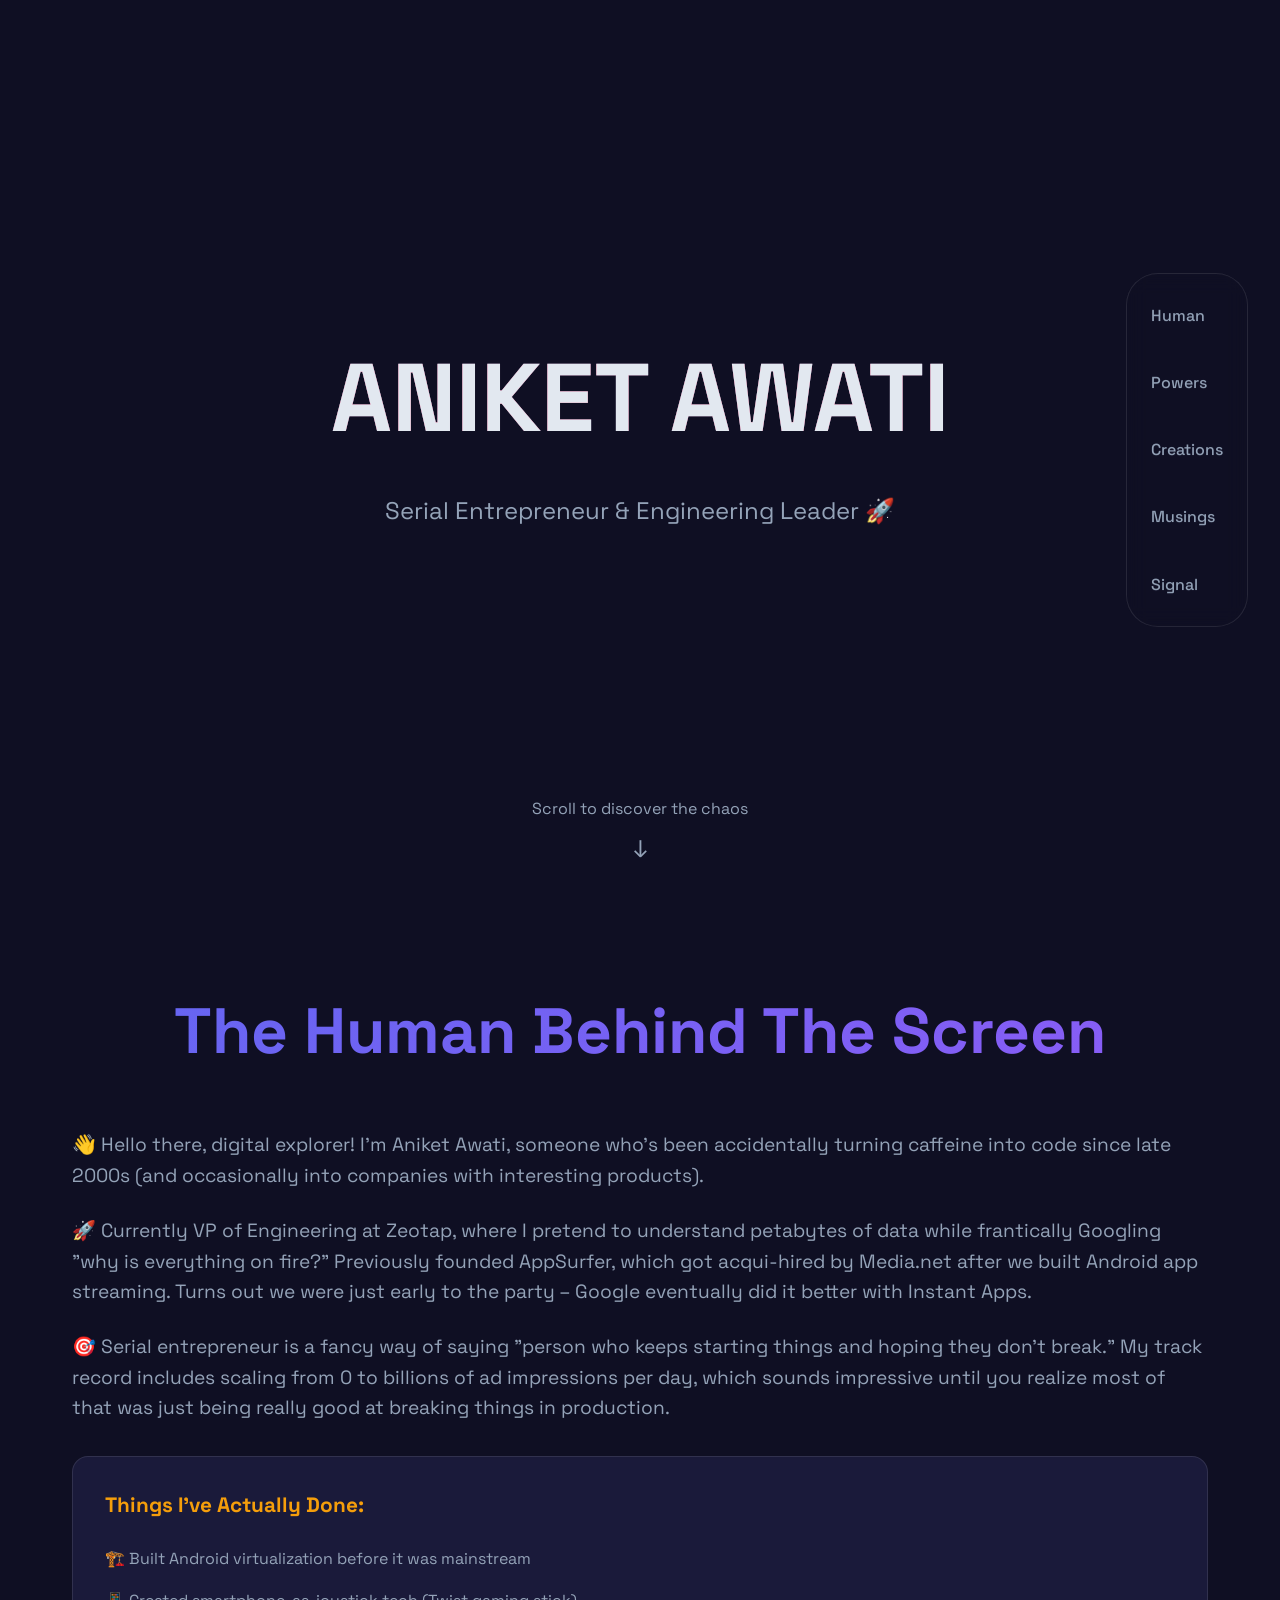
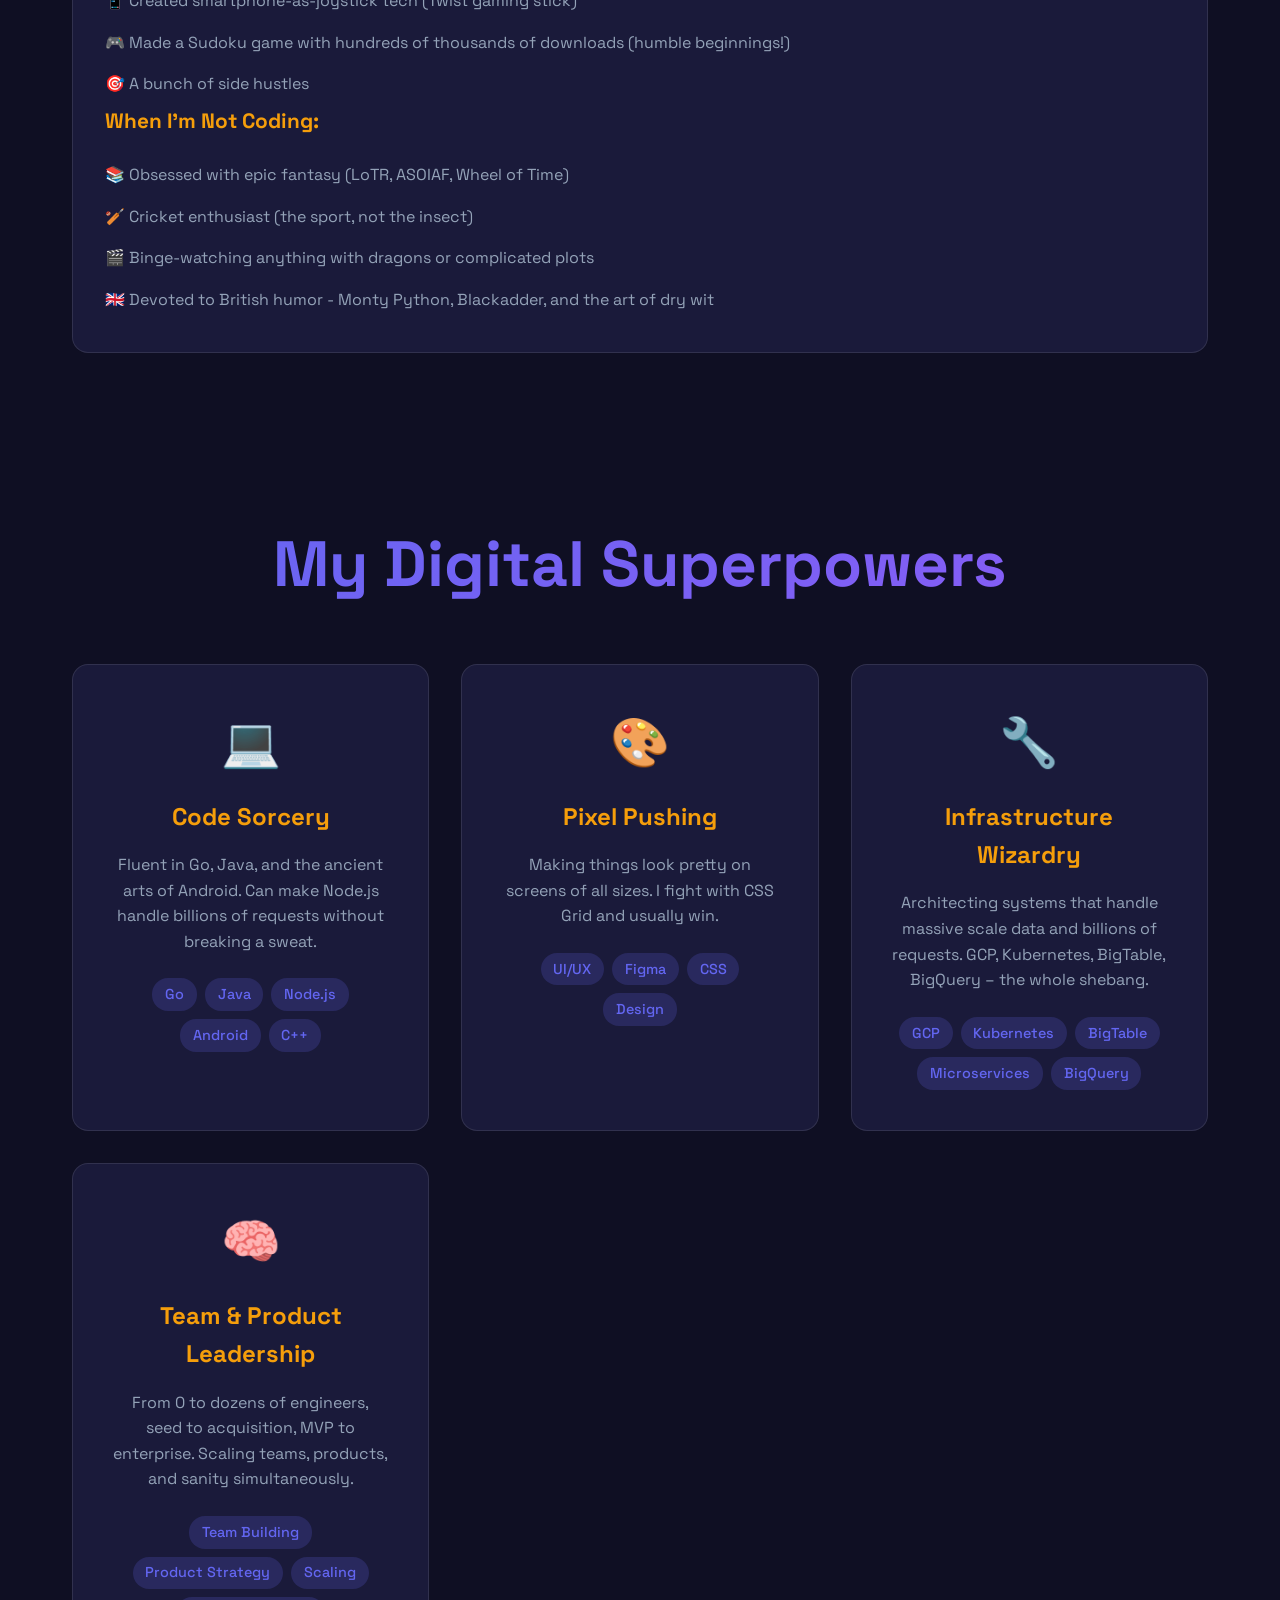
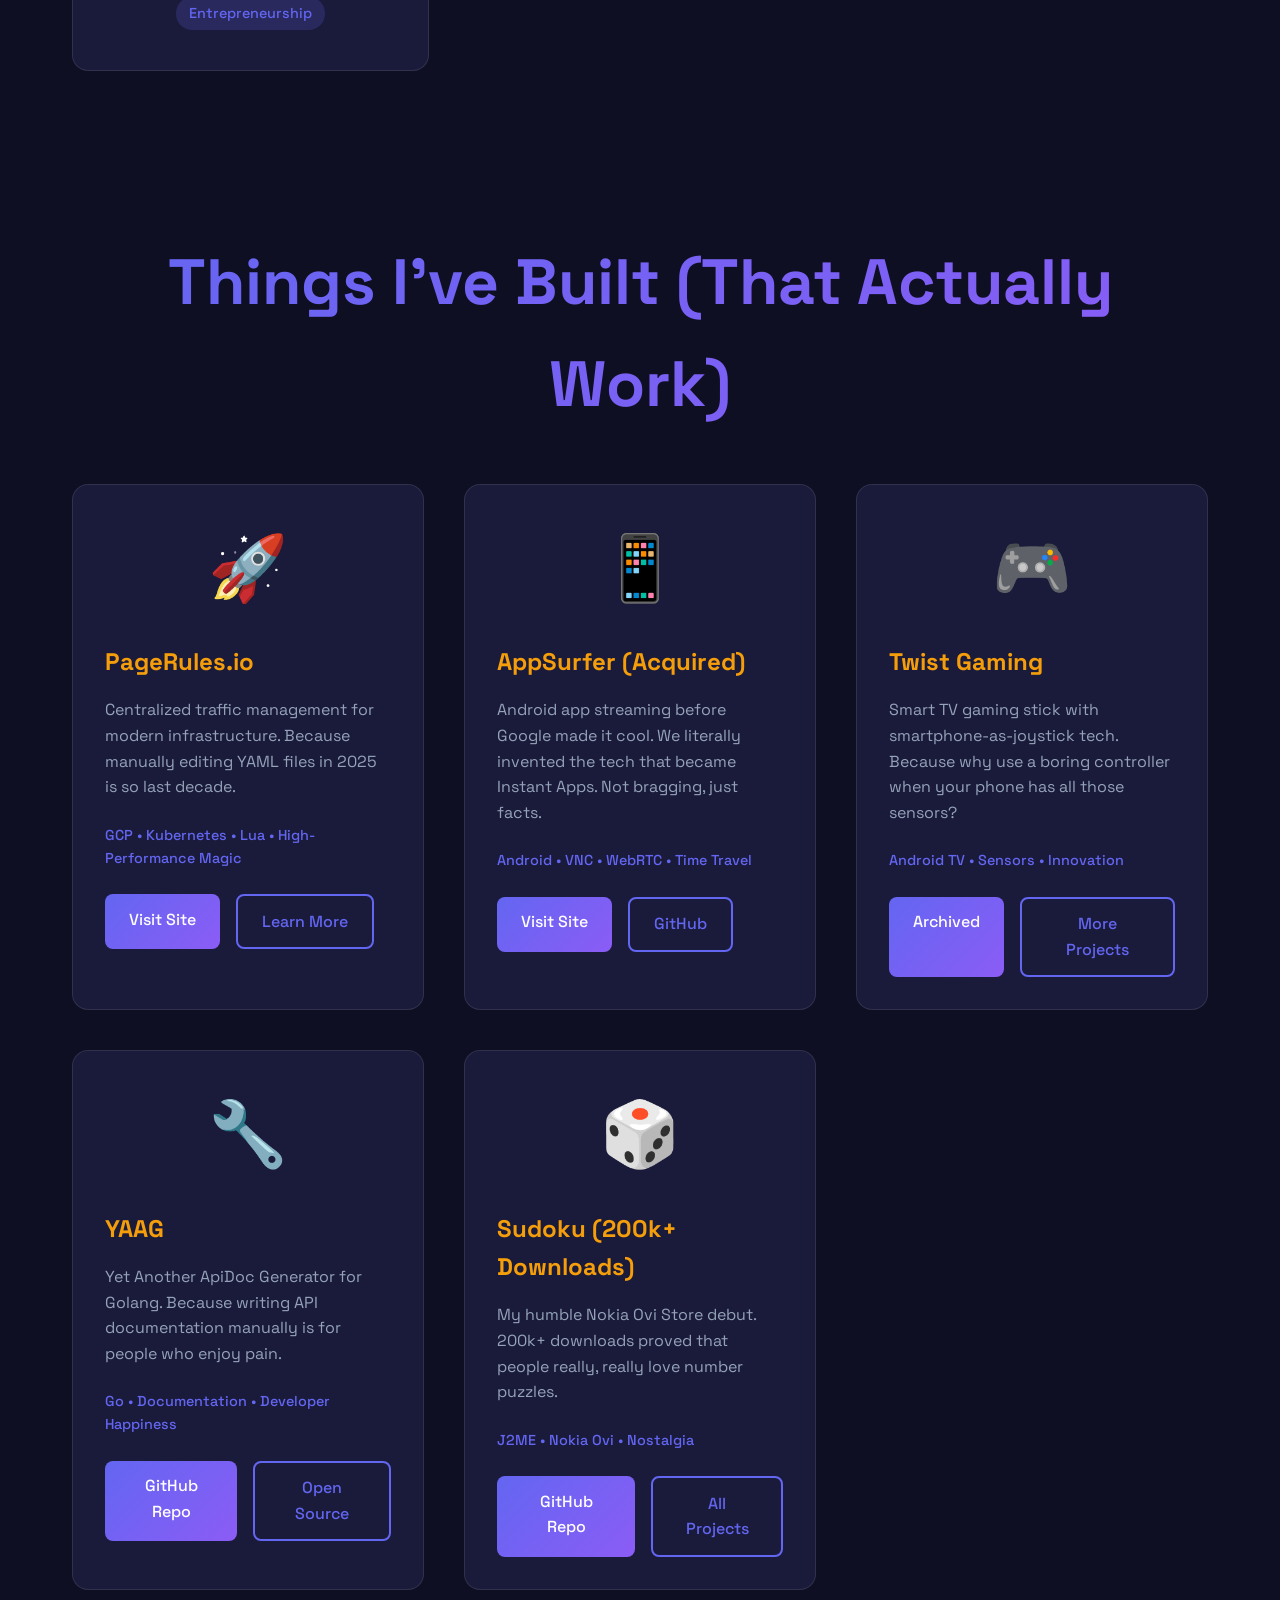
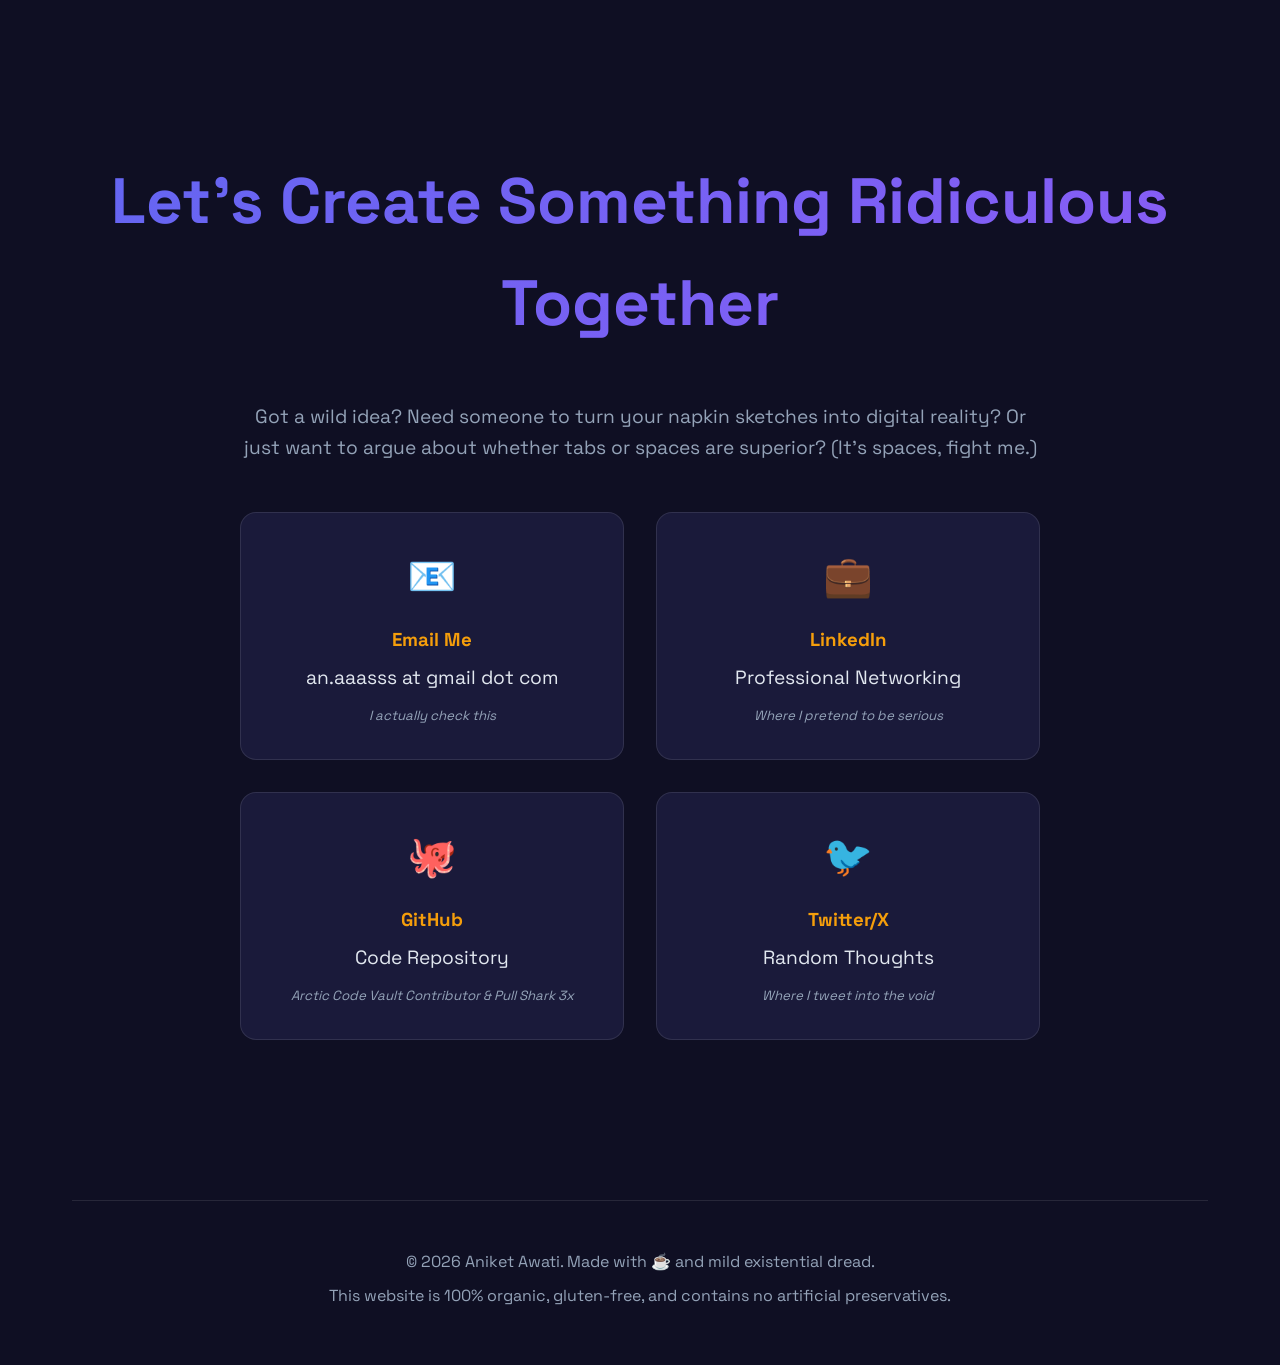
<file: index.html>
<!DOCTYPE html>
<html lang="en">
  <head>
    <meta charset="UTF-8" />
    <meta name="viewport" content="width=device-width, initial-scale=1.0" />
    <title>Aniket Awati - Digital Adventurer</title>
    <link rel="stylesheet" href="style.css" />
    <link
      href="https://fonts.googleapis.com/css2?family=Space+Grotesk:wght@300;400;500;600;700&display=swap"
      rel="stylesheet"
    />
  </head>
  <body>
    <div class="container">
      <header class="hero">
        <div class="glitch" data-text="ANIKET AWATI">ANIKET AWATI</div>
        <p class="subtitle">
          Serial Entrepreneur & Engineering Leader 🚀
        </p>
        <div class="scroll-indicator">
          <span>Scroll to discover the chaos</span>
          <div class="arrow">↓</div>
        </div>
      </header>

      <nav class="floating-nav">
        <ul>
          <li><a href="#about">Human</a></li>
          <li><a href="#skills">Powers</a></li>
          <li><a href="#projects">Creations</a></li>
          <li><a href="blog.html">Musings</a></li>
          <li><a href="#contact">Signal</a></li>
        </ul>
      </nav>

      <section id="about" class="section">
        <h2>The Human Behind The Screen</h2>
        <div class="about-content">
          <div class="about-text">
            <p>
              👋 Hello there, digital explorer! I'm Aniket Awati, someone who's
              been accidentally turning caffeine into code since late 2000s (and
              occasionally into companies with interesting products).
            </p>

            <p>
              🚀 Currently VP of Engineering at Zeotap, where I pretend to
              understand petabytes of data while frantically Googling "why is
              everything on fire?" Previously founded AppSurfer, which got
              acqui-hired by Media.net after we built Android app streaming.
              Turns out we were just early to the party – Google eventually did
              it better with Instant Apps.
            </p>

            <p>
              🎯 Serial entrepreneur is a fancy way of saying "person who keeps
              starting things and hoping they don't break." My track record
              includes scaling from 0 to billions of ad impressions per day,
              which sounds impressive until you realize most of that was just
              being really good at breaking things in production.
            </p>

            <div class="fun-facts">
              <h3>Things I've Actually Done:</h3>
              <ul>
                <li>
                  🏗️ Built Android virtualization before it was mainstream
                </li>
                <li>
                  📱 Created smartphone-as-joystick tech (Twist gaming stick)
                </li>
                <li>
                  🎮 Made a Sudoku game with hundreds of thousands of downloads
                  (humble beginnings!)
                </li>
                <li>🎯 A bunch of side hustles</li>
              </ul>

              <h3>When I'm Not Coding:</h3>
              <ul>
                <li>
                  📚 Obsessed with epic fantasy (LoTR, ASOIAF, Wheel of Time)
                </li>
                <li>🏏 Cricket enthusiast (the sport, not the insect)</li>
                <li>
                  🎬 Binge-watching anything with dragons or complicated plots
                </li>
                <li>
                  🇬🇧 Devoted to British humor - Monty Python, Blackadder, and
                  the art of dry wit
                </li>
              </ul>
            </div>
          </div>
        </div>
      </section>

      <section id="skills" class="section">
        <h2>My Digital Superpowers</h2>
        <div class="skills-grid">
          <div class="skill-card">
            <div class="skill-icon">💻</div>
            <h3>Code Sorcery</h3>
            <p>
              Fluent in Go, Java, and the ancient arts of Android. Can make
              Node.js handle billions of requests without breaking a sweat.
            </p>
            <div class="skill-tags">
              <span>Go</span>
              <span>Java</span>
              <span>Node.js</span>
              <span>Android</span>
              <span>C++</span>
            </div>
          </div>

          <div class="skill-card">
            <div class="skill-icon">🎨</div>
            <h3>Pixel Pushing</h3>
            <p>
              Making things look pretty on screens of all sizes. I fight with
              CSS Grid and usually win.
            </p>
            <div class="skill-tags">
              <span>UI/UX</span>
              <span>Figma</span>
              <span>CSS</span>
              <span>Design</span>
            </div>
          </div>

          <div class="skill-card">
            <div class="skill-icon">🔧</div>
            <h3>Infrastructure Wizardry</h3>
            <p>
              Architecting systems that handle massive scale data and billions
              of requests. GCP, Kubernetes, BigTable, BigQuery – the whole
              shebang.
            </p>
            <div class="skill-tags">
              <span>GCP</span>
              <span>Kubernetes</span>
              <span>BigTable</span>
              <span>Microservices</span>
              <span>BigQuery</span>
            </div>
          </div>

          <div class="skill-card">
            <div class="skill-icon">🧠</div>
            <h3>Team & Product Leadership</h3>
            <p>
              From 0 to dozens of engineers, seed to acquisition, MVP to
              enterprise. Scaling teams, products, and sanity simultaneously.
            </p>
            <div class="skill-tags">
              <span>Team Building</span>
              <span>Product Strategy</span>
              <span>Scaling</span>
              <span>Entrepreneurship</span>
            </div>
          </div>
        </div>
      </section>

      <section id="projects" class="section">
        <h2>Things I've Built (That Actually Work)</h2>
        <div class="projects-grid">
          <div class="project-card">
            <div class="project-image">🚀</div>
            <h3>PageRules.io</h3>
            <p>
              Centralized traffic management for modern infrastructure. Because
              manually editing YAML files in 2025 is so last decade.
            </p>
            <div class="project-tech">
              GCP • Kubernetes • Lua • High-Performance Magic
            </div>
            <div class="project-links">
              <a href="https://pagerules.io/" class="btn">Visit Site</a>
              <a href="https://pagerules.io/" class="btn btn-outline"
                >Learn More</a
              >
            </div>
          </div>

          <div class="project-card">
            <div class="project-image">📱</div>
            <h3>AppSurfer (Acquired)</h3>
            <p>
              Android app streaming before Google made it cool. We literally
              invented the tech that became Instant Apps. Not bragging, just
              facts.
            </p>
            <div class="project-tech">Android • VNC • WebRTC • Time Travel</div>
            <div class="project-links">
              <a href="https://appsurfer.com" class="btn">Visit Site</a>
              <a href="https://github.com/aniketawati" class="btn btn-outline"
                >GitHub</a
              >
            </div>
          </div>

          <div class="project-card">
            <div class="project-image">🎮</div>
            <h3>Twist Gaming</h3>
            <p>
              Smart TV gaming stick with smartphone-as-joystick tech. Because
              why use a boring controller when your phone has all those sensors?
            </p>
            <div class="project-tech">Android TV • Sensors • Innovation</div>
            <div class="project-links">
              <a href="#" class="btn">Archived</a>
              <a href="https://github.com/aniketawati" class="btn btn-outline"
                >More Projects</a
              >
            </div>
          </div>

          <div class="project-card">
            <div class="project-image">🔧</div>
            <h3>YAAG</h3>
            <p>
              Yet Another ApiDoc Generator for Golang. Because writing API
              documentation manually is for people who enjoy pain.
            </p>
            <div class="project-tech">
              Go • Documentation • Developer Happiness
            </div>
            <div class="project-links">
              <a href="https://github.com/betacraft/yaag" class="btn"
                >GitHub Repo</a
              >
              <a
                href="https://github.com/betacraft/yaag"
                class="btn btn-outline"
                >Open Source</a
              >
            </div>
          </div>

          <div class="project-card">
            <div class="project-image">🎲</div>
            <h3>Sudoku (200k+ Downloads)</h3>
            <p>
              My humble Nokia Ovi Store debut. 200k+ downloads proved that
              people really, really love number puzzles.
            </p>
            <div class="project-tech">J2ME • Nokia Ovi • Nostalgia</div>
            <div class="project-links">
              <a href="https://github.com/aniketawati/sudoku-solver" class="btn"
                >GitHub Repo</a
              >
              <a href="https://github.com/aniketawati" class="btn btn-outline"
                >All Projects</a
              >
            </div>
          </div>
        </div>
      </section>

      <section id="contact" class="section">
        <h2>Let's Create Something Ridiculous Together</h2>
        <div class="contact-content">
          <p>
            Got a wild idea? Need someone to turn your napkin sketches into
            digital reality? Or just want to argue about whether tabs or spaces
            are superior? (It's spaces, fight me.)
          </p>

          <div class="contact-methods">
            <a href="mailto:an.aaasss@gmail.com" class="contact-card">
              <div class="contact-icon">📧</div>
              <h3>Email Me</h3>
              <p>an.aaasss at gmail dot com</p>
              <small>I actually check this</small>
            </a>

            <a href="https://linkedin.com/in/aniketawati" class="contact-card">
              <div class="contact-icon">💼</div>
              <h3>LinkedIn</h3>
              <p>Professional Networking</p>
              <small>Where I pretend to be serious</small>
            </a>

            <a href="https://github.com/aniketawati" class="contact-card">
              <div class="contact-icon">🐙</div>
              <h3>GitHub</h3>
              <p>Code Repository</p>
              <small>Arctic Code Vault Contributor & Pull Shark 3x</small>
            </a>

            <a href="https://twitter.com/aniketawati" class="contact-card">
              <div class="contact-icon">🐦</div>
              <h3>Twitter/X</h3>
              <p>Random Thoughts</p>
              <small>Where I tweet into the void</small>
            </a>
          </div>
        </div>
      </section>

      <footer class="footer">
        <p>© <span id="year">2026</span> Aniket Awati. Made with ☕ and mild existential dread.</p>
        <p>
          This website is 100% organic, gluten-free, and contains no artificial
          preservatives.
        </p>
      </footer>
    </div>

    <script src="script.js"></script>
  </body>
</html>
</file>
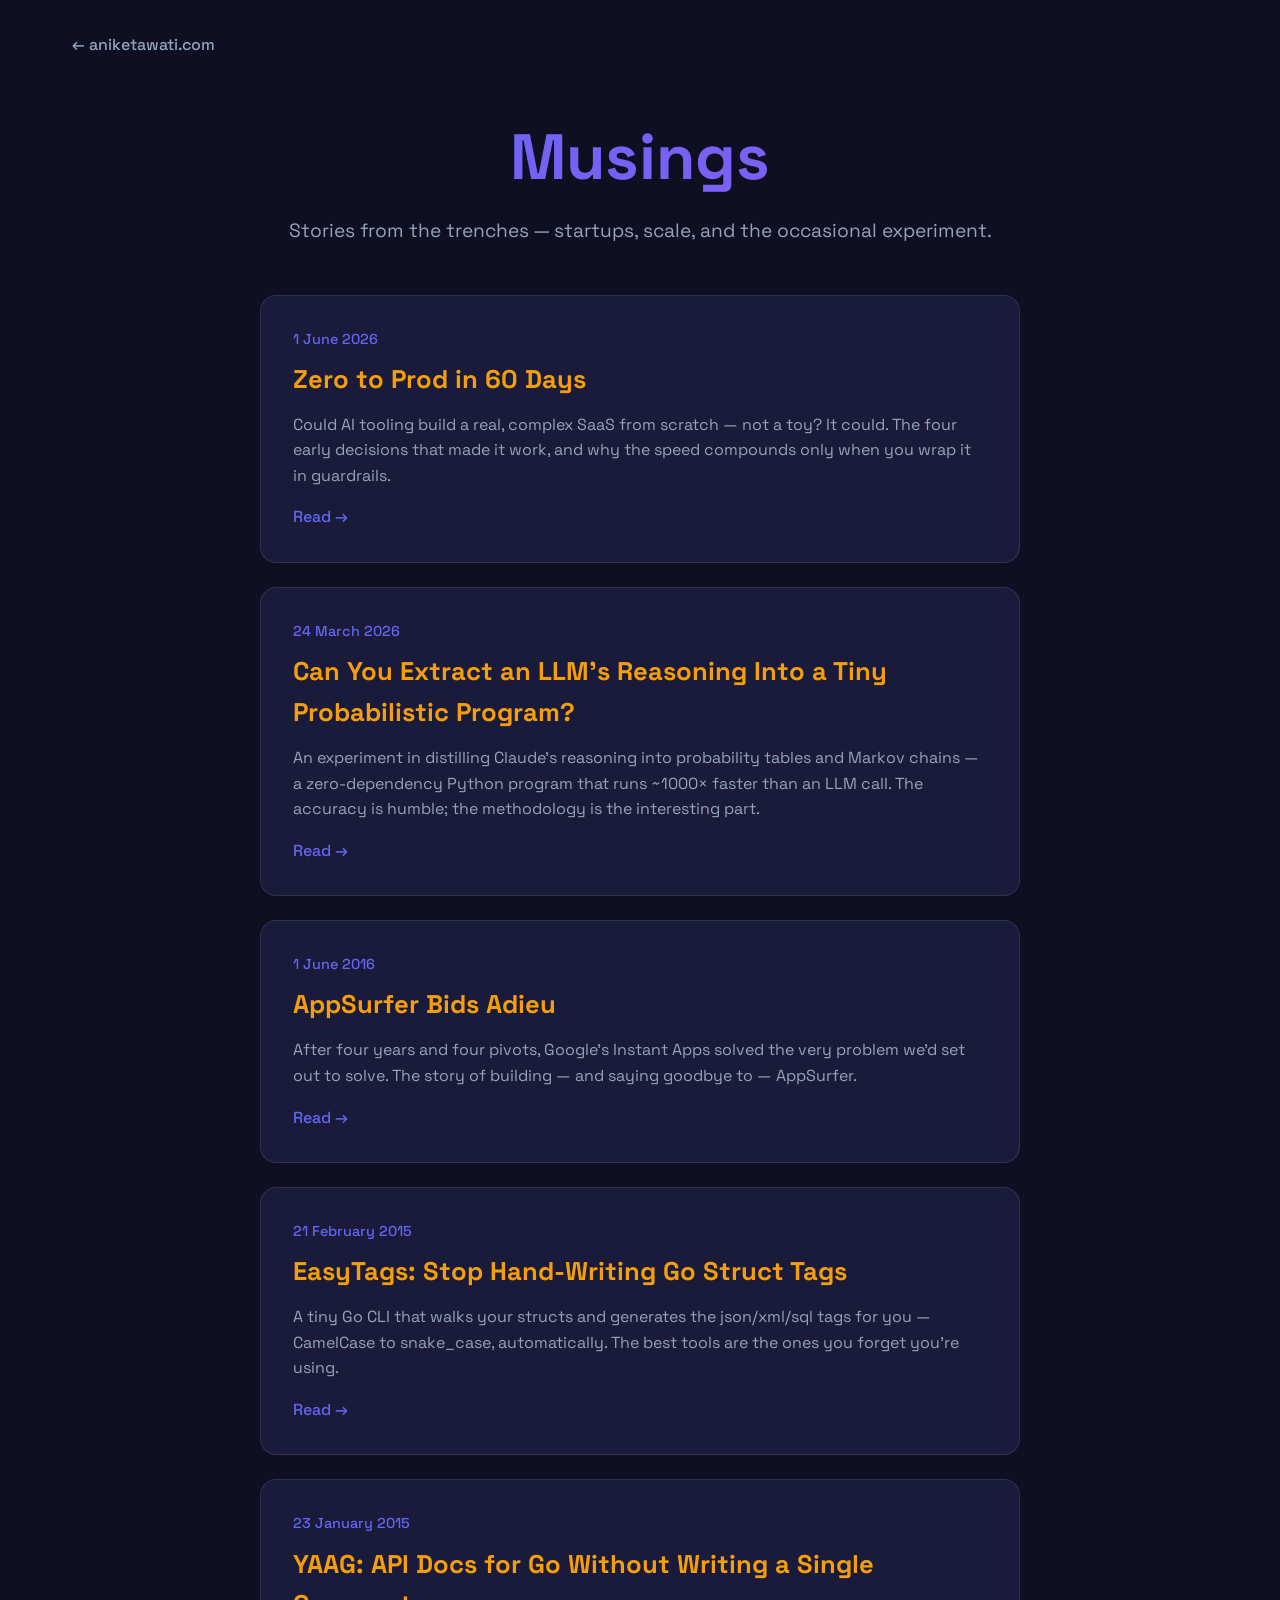
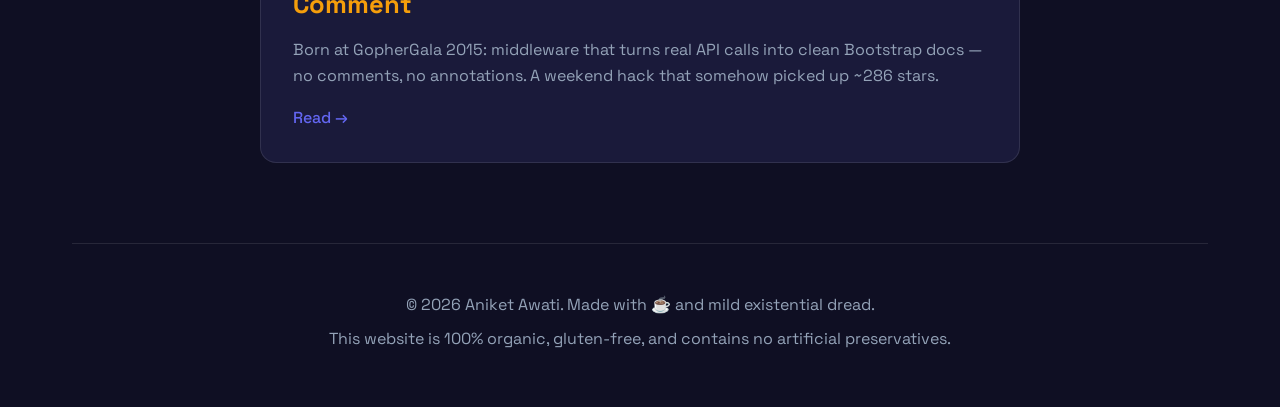
<file: blog.html>
<!DOCTYPE html>
<html lang="en">
  <head>
    <meta charset="UTF-8" />
    <meta name="viewport" content="width=device-width, initial-scale=1.0" />
    <title>Musings - Aniket Awati</title>
    <link rel="stylesheet" href="style.css" />
    <link
      href="https://fonts.googleapis.com/css2?family=Space+Grotesk:wght@300;400;500;600;700&display=swap"
      rel="stylesheet"
    />
  </head>
  <body>
    <div class="container">
      <div class="blog-topbar">
        <a href="index.html" class="back-link">← aniketawati.com</a>
      </div>

      <header class="blog-header">
        <h1>Musings</h1>
        <p>Stories from the trenches — startups, scale, and the occasional experiment.</p>
      </header>

      <main class="post-list">
        <a class="post-card" href="blog/zero-to-prod-in-60-days.html">
          <div class="post-meta">1 June 2026</div>
          <h2>Zero to Prod in 60 Days</h2>
          <p>
            Could AI tooling build a real, complex SaaS from scratch — not a toy? It could.
            The four early decisions that made it work, and why the speed compounds only
            when you wrap it in guardrails.
          </p>
          <span class="read-more">Read →</span>
        </a>

        <a class="post-card" href="blog/extracting-llm-reasoning.html">
          <div class="post-meta">24 March 2026</div>
          <h2>Can You Extract an LLM's Reasoning Into a Tiny Probabilistic Program?</h2>
          <p>
            An experiment in distilling Claude's reasoning into probability tables and
            Markov chains — a zero-dependency Python program that runs ~1000× faster than
            an LLM call. The accuracy is humble; the methodology is the interesting part.
          </p>
          <span class="read-more">Read →</span>
        </a>

        <a class="post-card" href="blog/appsurfer-bids-adieu.html">
          <div class="post-meta">1 June 2016</div>
          <h2>AppSurfer Bids Adieu</h2>
          <p>
            After four years and four pivots, Google's Instant Apps solved the very
            problem we'd set out to solve. The story of building — and saying goodbye to —
            AppSurfer.
          </p>
          <span class="read-more">Read →</span>
        </a>

        <a class="post-card" href="blog/easytags.html">
          <div class="post-meta">21 February 2015</div>
          <h2>EasyTags: Stop Hand-Writing Go Struct Tags</h2>
          <p>
            A tiny Go CLI that walks your structs and generates the json/xml/sql tags for
            you — CamelCase to snake_case, automatically. The best tools are the ones you
            forget you're using.
          </p>
          <span class="read-more">Read →</span>
        </a>

        <a class="post-card" href="blog/yaag.html">
          <div class="post-meta">23 January 2015</div>
          <h2>YAAG: API Docs for Go Without Writing a Single Comment</h2>
          <p>
            Born at GopherGala 2015: middleware that turns real API calls into clean
            Bootstrap docs — no comments, no annotations. A weekend hack that somehow
            picked up ~286 stars.
          </p>
          <span class="read-more">Read →</span>
        </a>
      </main>

      <footer class="footer">
        <p>© <span id="year">2026</span> Aniket Awati. Made with ☕ and mild existential dread.</p>
        <p>
          This website is 100% organic, gluten-free, and contains no artificial
          preservatives.
        </p>
      </footer>
    </div>

    <script src="script.js"></script>
  </body>
</html>
</file>
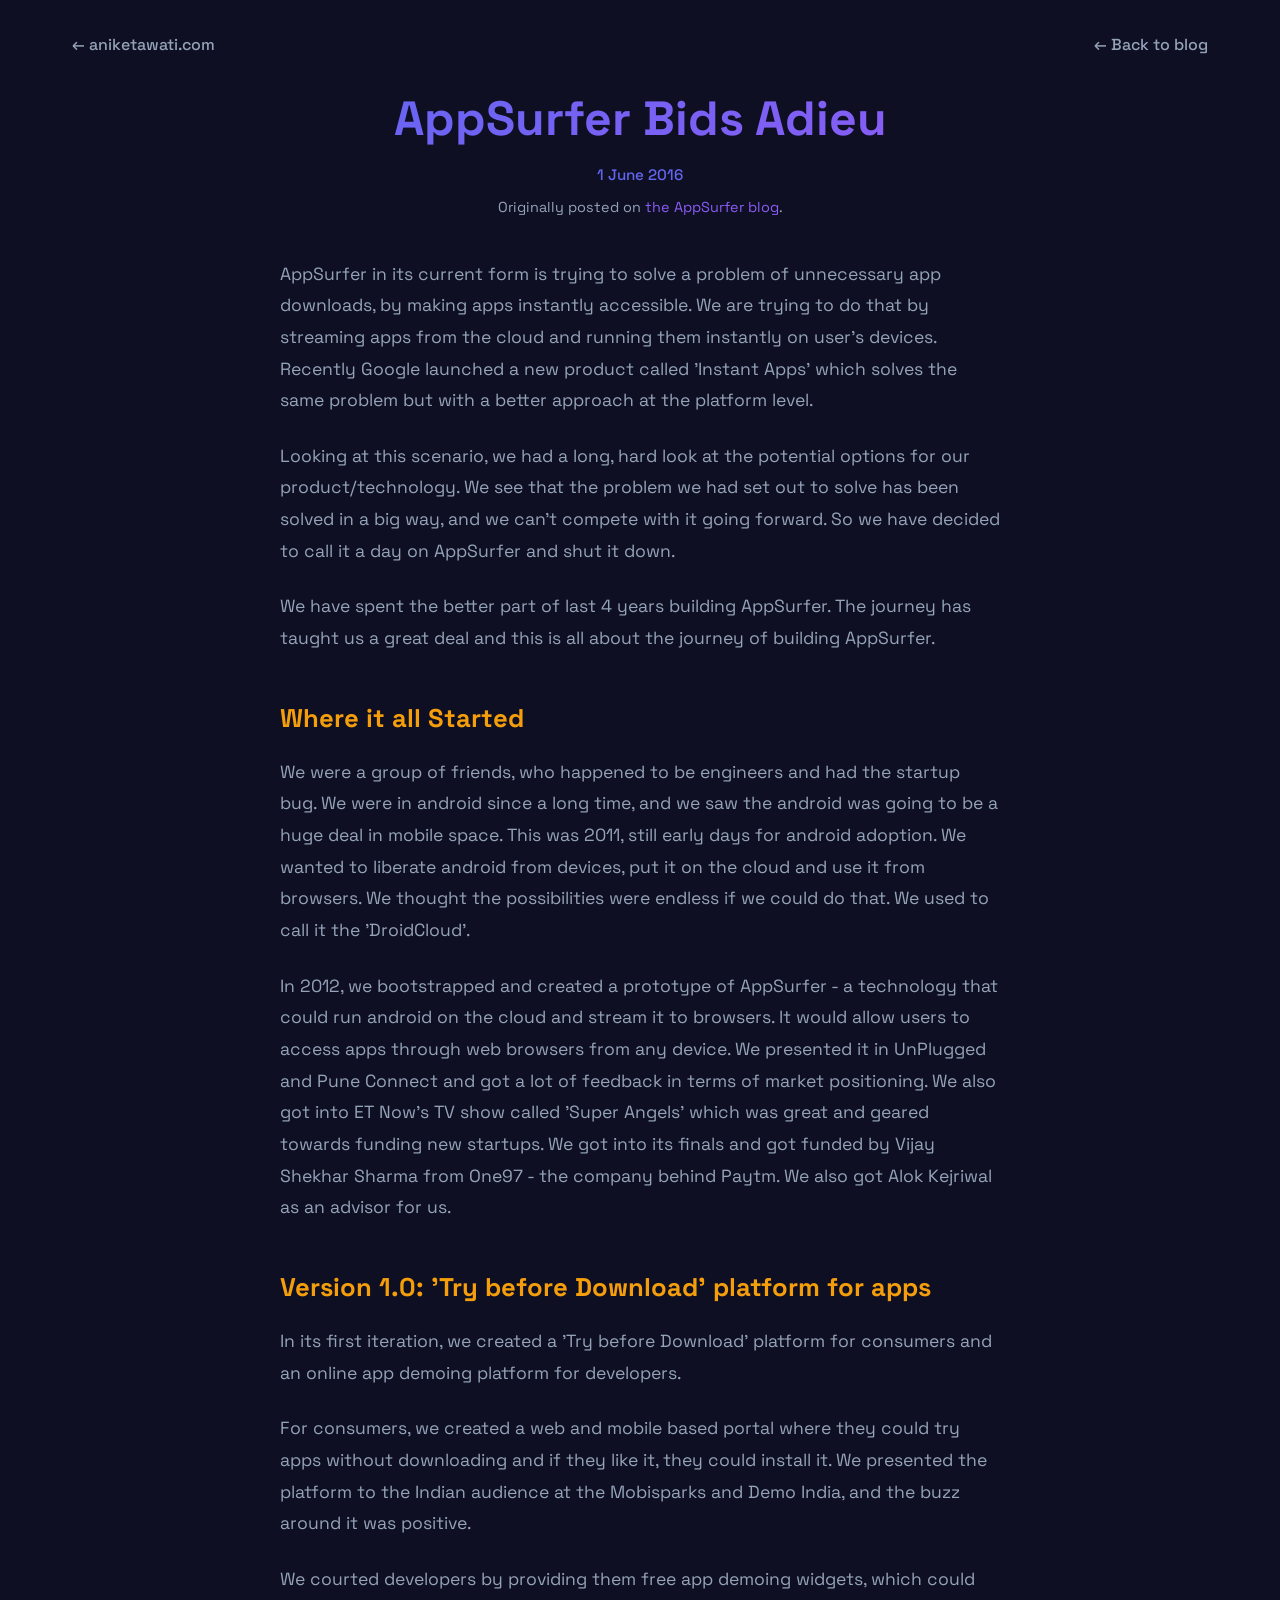
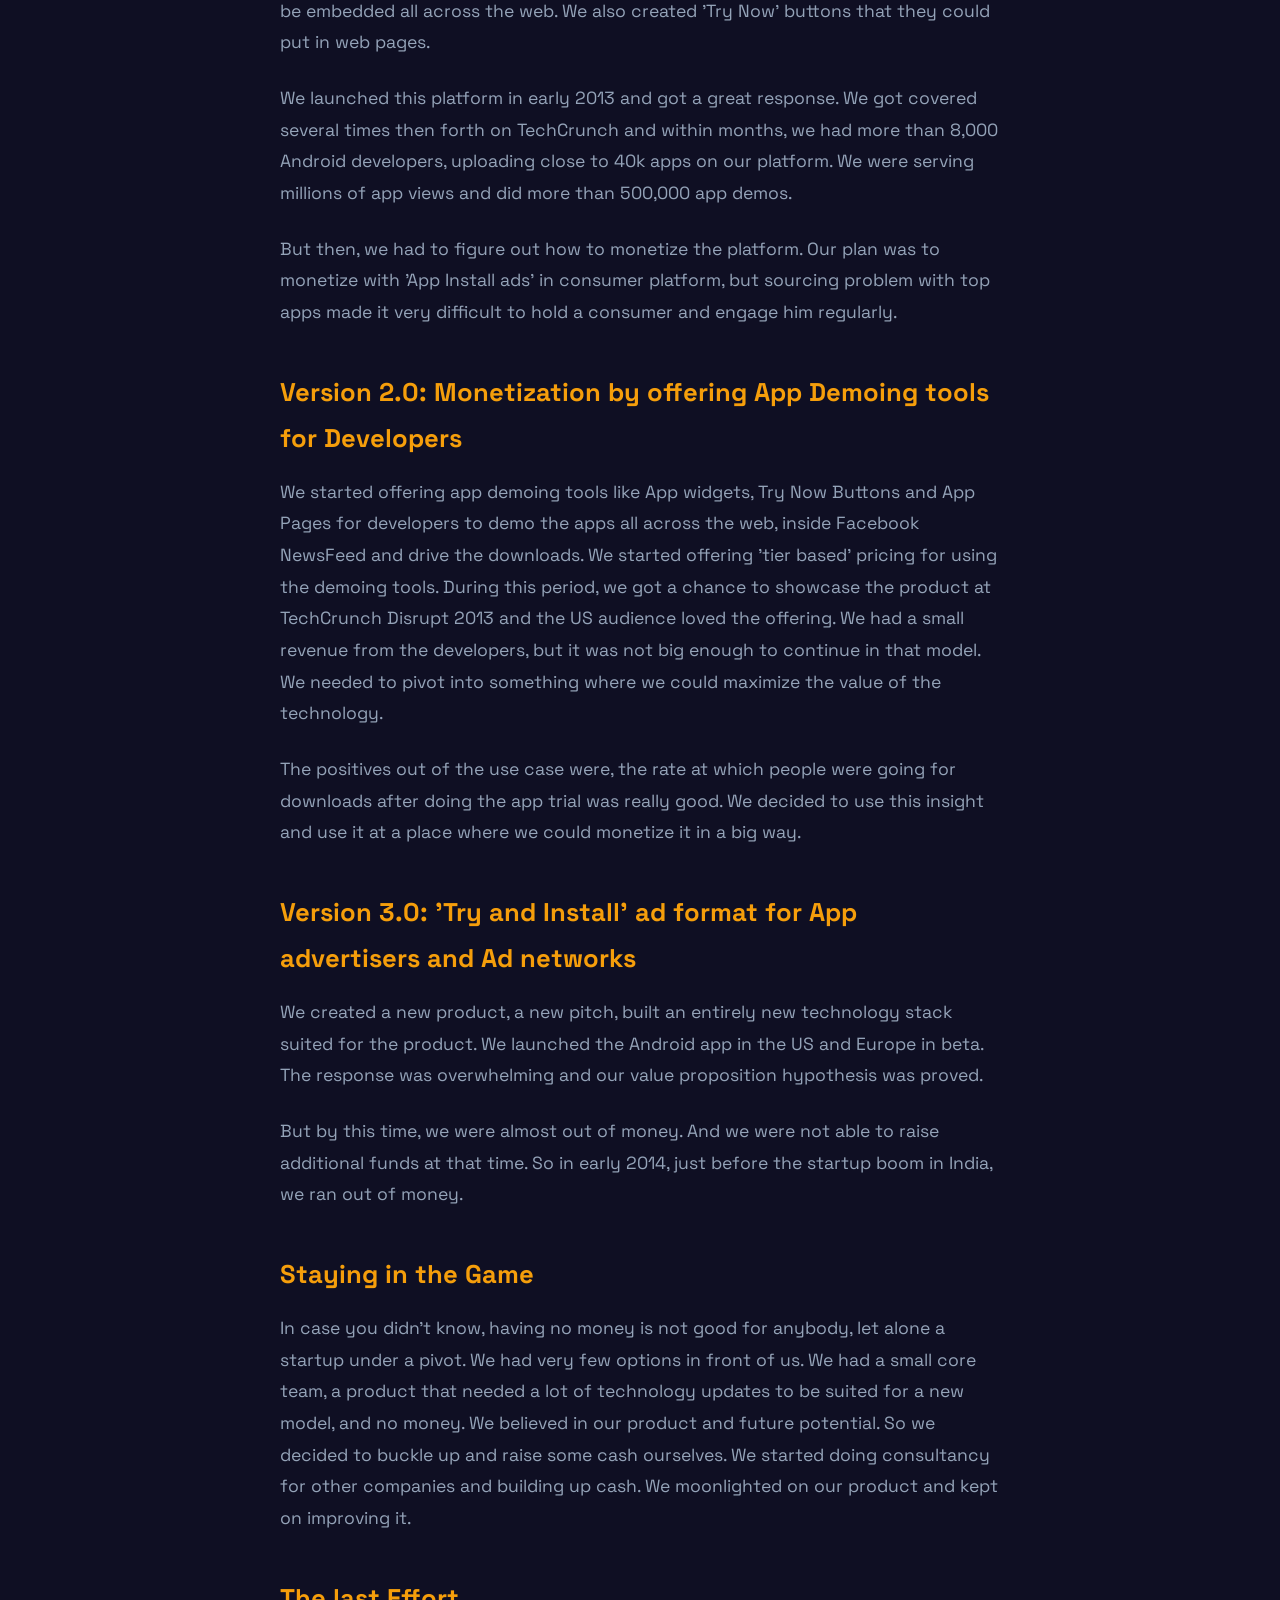
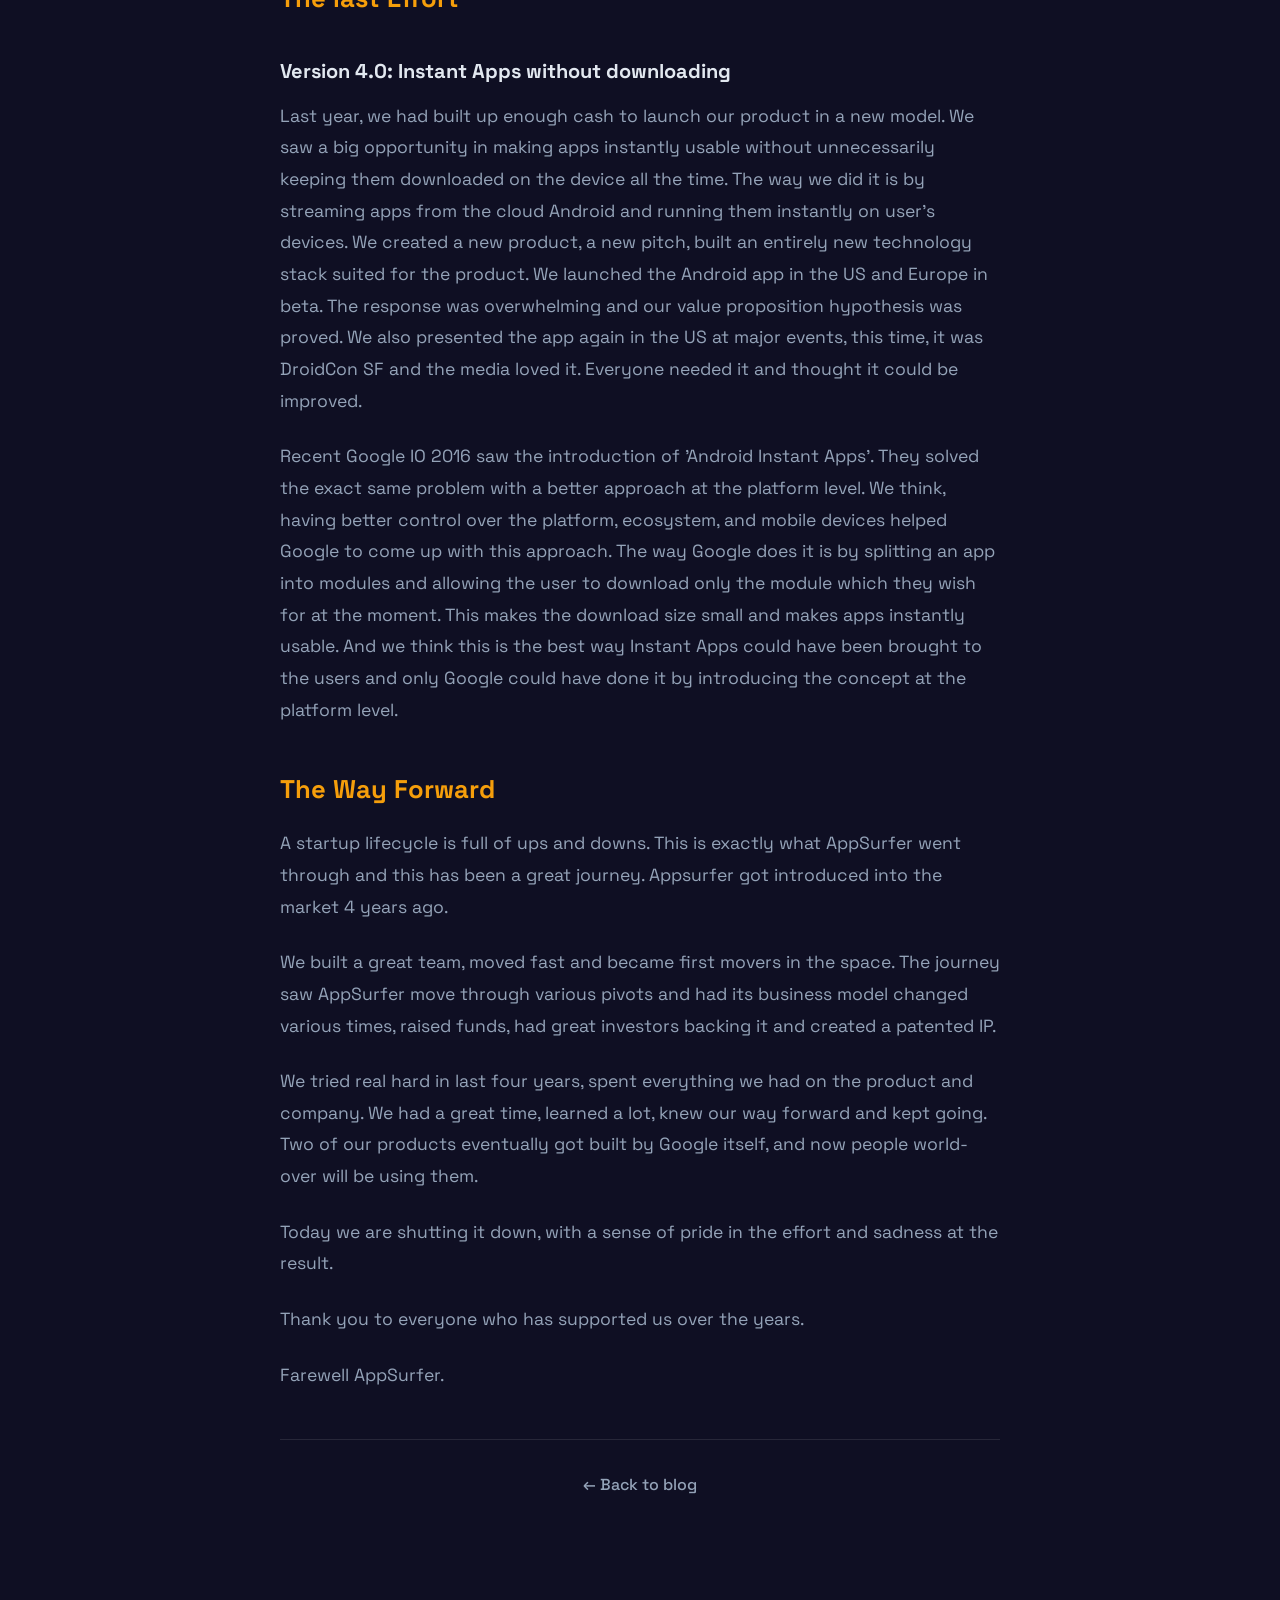
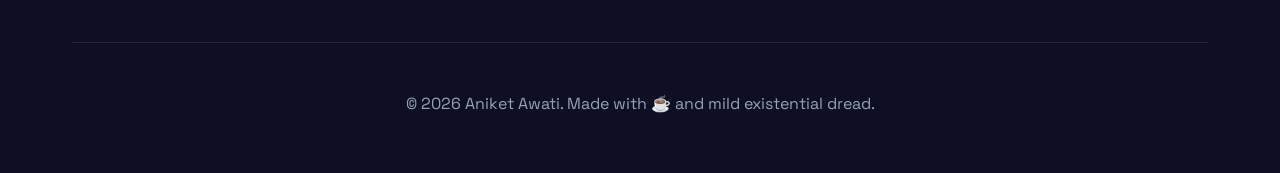
<file: blog/appsurfer-bids-adieu.html>
<!DOCTYPE html>
<html lang="en">
  <head>
    <meta charset="UTF-8" />
    <meta name="viewport" content="width=device-width, initial-scale=1.0" />
    <title>AppSurfer Bids Adieu - Aniket Awati</title>
    <link rel="stylesheet" href="../style.css" />
    <link
      href="https://fonts.googleapis.com/css2?family=Space+Grotesk:wght@300;400;500;600;700&display=swap"
      rel="stylesheet"
    />
  </head>
  <body>
    <div class="container">
      <div class="blog-topbar">
        <a href="../index.html" class="back-link">← aniketawati.com</a>
        <a href="../blog.html" class="back-link">← Back to blog</a>
      </div>

      <article class="article">
        <header class="article-header">
          <h1>AppSurfer Bids Adieu</h1>
          <div class="post-meta">1 June 2016</div>
          <span class="post-source">
            Originally posted on
            <a
              href="https://blog.appsurfer.com/post/145253504285/appsurfer-bids-adieu"
              target="_blank"
              rel="noopener"
              >the AppSurfer blog</a
            >.
          </span>
        </header>

        <div class="article-body">
          <p>
            AppSurfer in its current form is trying to solve a problem of unnecessary app
            downloads, by making apps instantly accessible. We are trying to do that by
            streaming apps from the cloud and running them instantly on user's devices.
            Recently Google launched a new product called 'Instant Apps' which solves the
            same problem but with a better approach at the platform level.
          </p>
          <p>
            Looking at this scenario, we had a long, hard look at the potential options
            for our product/technology. We see that the problem we had set out to solve
            has been solved in a big way, and we can't compete with it going forward. So
            we have decided to call it a day on AppSurfer and shut it down.
          </p>
          <p>
            We have spent the better part of last 4 years building AppSurfer. The journey
            has taught us a great deal and this is all about the journey of building
            AppSurfer.
          </p>

          <h2>Where it all Started</h2>
          <p>
            We were a group of friends, who happened to be engineers and had the startup
            bug. We were in android since a long time, and we saw the android was going to
            be a huge deal in mobile space. This was 2011, still early days for android
            adoption. We wanted to liberate android from devices, put it on the cloud and
            use it from browsers. We thought the possibilities were endless if we could do
            that. We used to call it the 'DroidCloud'.
          </p>
          <p>
            In 2012, we bootstrapped and created a prototype of AppSurfer - a technology
            that could run android on the cloud and stream it to browsers. It would allow
            users to access apps through web browsers from any device. We presented it in
            UnPlugged and Pune Connect and got a lot of feedback in terms of market
            positioning. We also got into ET Now's TV show called 'Super Angels' which was
            great and geared towards funding new startups. We got into its finals and got
            funded by Vijay Shekhar Sharma from One97 - the company behind Paytm. We also
            got Alok Kejriwal as an advisor for us.
          </p>

          <h2>Version 1.0: 'Try before Download' platform for apps</h2>
          <p>
            In its first iteration, we created a 'Try before Download' platform for
            consumers and an online app demoing platform for developers.
          </p>
          <p>
            For consumers, we created a web and mobile based portal where they could try
            apps without downloading and if they like it, they could install it. We
            presented the platform to the Indian audience at the Mobisparks and Demo
            India, and the buzz around it was positive.
          </p>
          <p>
            We courted developers by providing them free app demoing widgets, which could
            be embedded all across the web. We also created 'Try Now' buttons that they
            could put in web pages.
          </p>
          <p>
            We launched this platform in early 2013 and got a great response. We got
            covered several times then forth on TechCrunch and within months, we had more
            than 8,000 Android developers, uploading close to 40k apps on our platform. We
            were serving millions of app views and did more than 500,000 app demos.
          </p>
          <p>
            But then, we had to figure out how to monetize the platform. Our plan was to
            monetize with 'App Install ads' in consumer platform, but sourcing problem
            with top apps made it very difficult to hold a consumer and engage him
            regularly.
          </p>

          <h2>Version 2.0: Monetization by offering App Demoing tools for Developers</h2>
          <p>
            We started offering app demoing tools like App widgets, Try Now Buttons and
            App Pages for developers to demo the apps all across the web, inside Facebook
            NewsFeed and drive the downloads. We started offering 'tier based' pricing for
            using the demoing tools. During this period, we got a chance to showcase the
            product at TechCrunch Disrupt 2013 and the US audience loved the offering. We
            had a small revenue from the developers, but it was not big enough to continue
            in that model. We needed to pivot into something where we could maximize the
            value of the technology.
          </p>
          <p>
            The positives out of the use case were, the rate at which people were going
            for downloads after doing the app trial was really good. We decided to use
            this insight and use it at a place where we could monetize it in a big way.
          </p>

          <h2>Version 3.0: 'Try and Install' ad format for App advertisers and Ad networks</h2>
          <p>
            We created a new product, a new pitch, built an entirely new technology stack
            suited for the product. We launched the Android app in the US and Europe in
            beta. The response was overwhelming and our value proposition hypothesis was
            proved.
          </p>
          <p>
            But by this time, we were almost out of money. And we were not able to raise
            additional funds at that time. So in early 2014, just before the startup boom
            in India, we ran out of money.
          </p>

          <h2>Staying in the Game</h2>
          <p>
            In case you didn't know, having no money is not good for anybody, let alone a
            startup under a pivot. We had very few options in front of us. We had a small
            core team, a product that needed a lot of technology updates to be suited for
            a new model, and no money. We believed in our product and future potential. So
            we decided to buckle up and raise some cash ourselves. We started doing
            consultancy for other companies and building up cash. We moonlighted on our
            product and kept on improving it.
          </p>

          <h2>The last Effort</h2>
          <h3>Version 4.0: Instant Apps without downloading</h3>
          <p>
            Last year, we had built up enough cash to launch our product in a new model.
            We saw a big opportunity in making apps instantly usable without unnecessarily
            keeping them downloaded on the device all the time. The way we did it is by
            streaming apps from the cloud Android and running them instantly on user's
            devices. We created a new product, a new pitch, built an entirely new
            technology stack suited for the product. We launched the Android app in the US
            and Europe in beta. The response was overwhelming and our value proposition
            hypothesis was proved. We also presented the app again in the US at major
            events, this time, it was DroidCon SF and the media loved it. Everyone needed
            it and thought it could be improved.
          </p>
          <p>
            Recent Google IO 2016 saw the introduction of 'Android Instant Apps'. They
            solved the exact same problem with a better approach at the platform level. We
            think, having better control over the platform, ecosystem, and mobile devices
            helped Google to come up with this approach. The way Google does it is by
            splitting an app into modules and allowing the user to download only the
            module which they wish for at the moment. This makes the download size small
            and makes apps instantly usable. And we think this is the best way Instant
            Apps could have been brought to the users and only Google could have done it by
            introducing the concept at the platform level.
          </p>

          <h2>The Way Forward</h2>
          <p>
            A startup lifecycle is full of ups and downs. This is exactly what AppSurfer
            went through and this has been a great journey. Appsurfer got introduced into
            the market 4 years ago.
          </p>
          <p>
            We built a great team, moved fast and became first movers in the space. The
            journey saw AppSurfer move through various pivots and had its business model
            changed various times, raised funds, had great investors backing it and
            created a patented IP.
          </p>
          <p>
            We tried real hard in last four years, spent everything we had on the product
            and company. We had a great time, learned a lot, knew our way forward and kept
            going. Two of our products eventually got built by Google itself, and now
            people world-over will be using them.
          </p>
          <p>
            Today we are shutting it down, with a sense of pride in the effort and sadness
            at the result.
          </p>
          <p>Thank you to everyone who has supported us over the years.</p>
          <p>Farewell AppSurfer.</p>
        </div>

        <footer class="article-footer">
          <a href="../blog.html" class="back-link">← Back to blog</a>
        </footer>
      </article>

      <footer class="footer">
        <p>© <span id="year">2026</span> Aniket Awati. Made with ☕ and mild existential dread.</p>
      </footer>
    </div>

    <script src="../script.js"></script>
  </body>
</html>
</file>
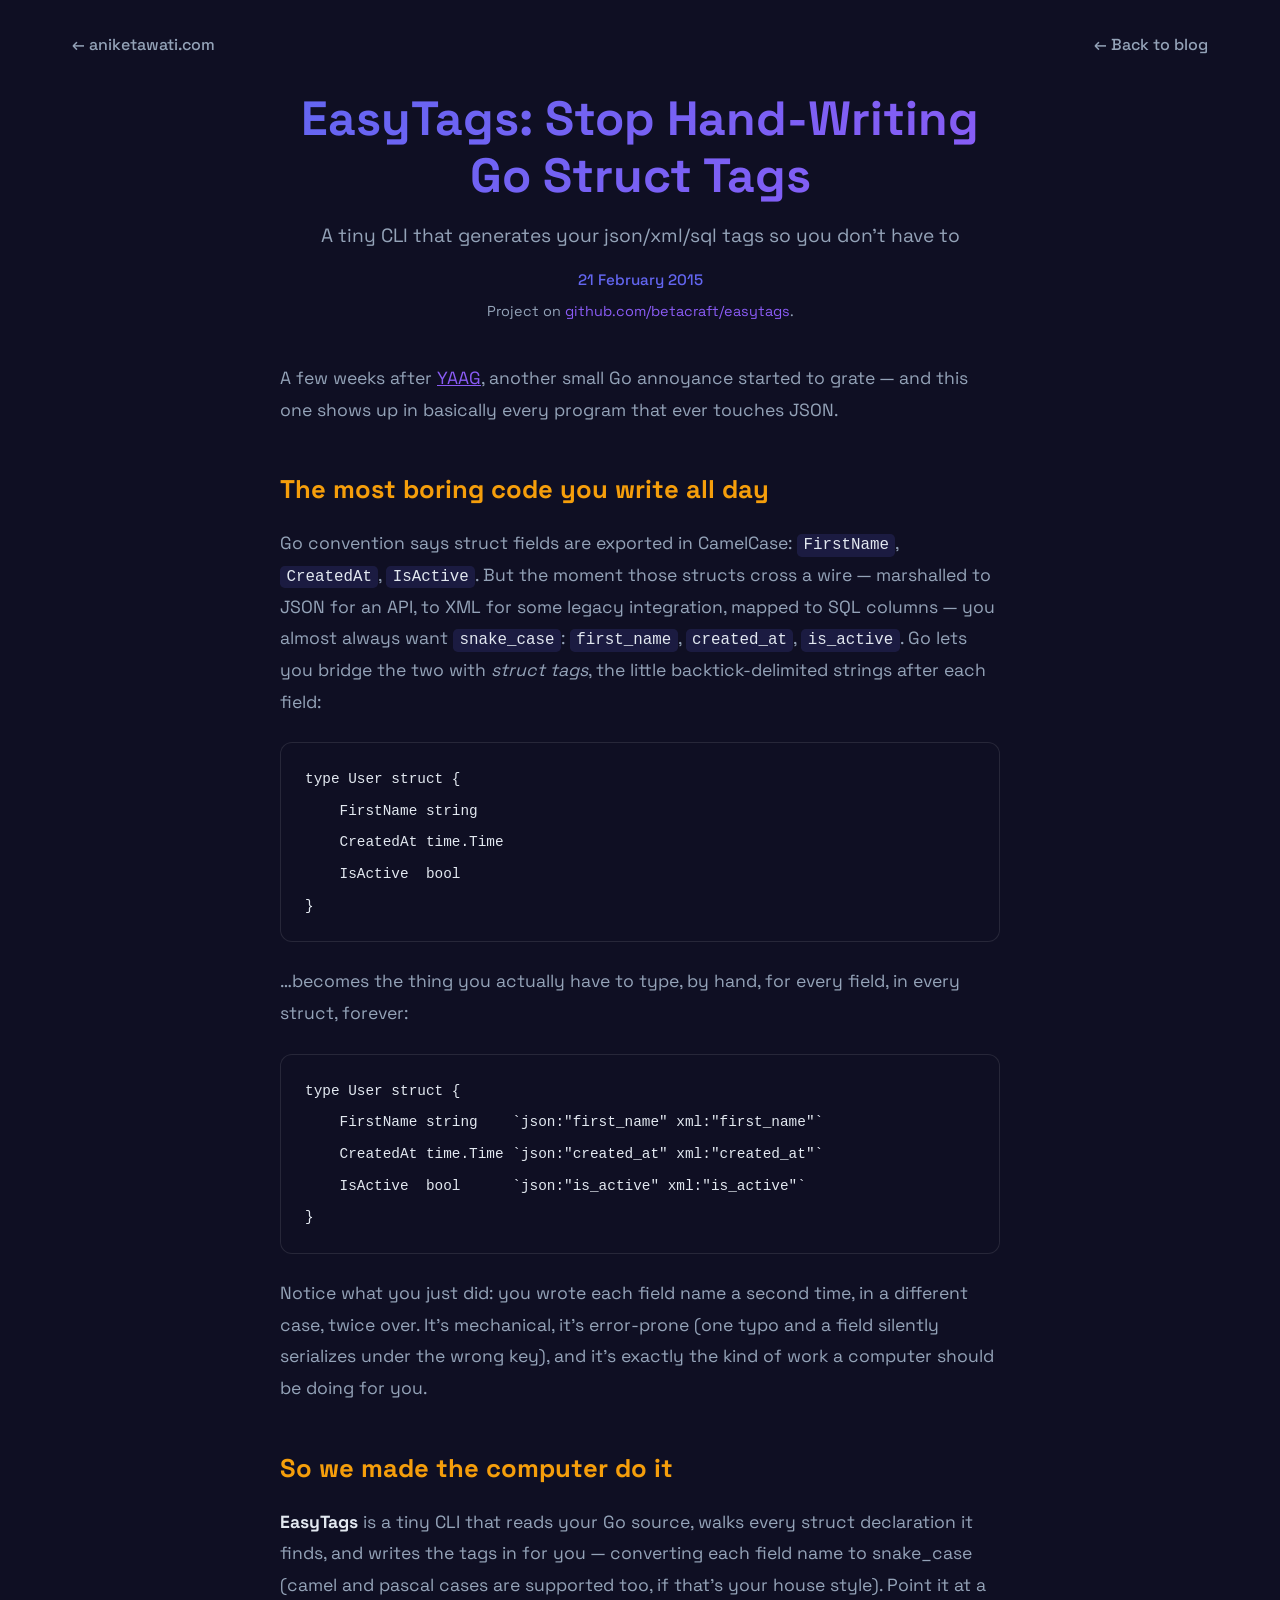
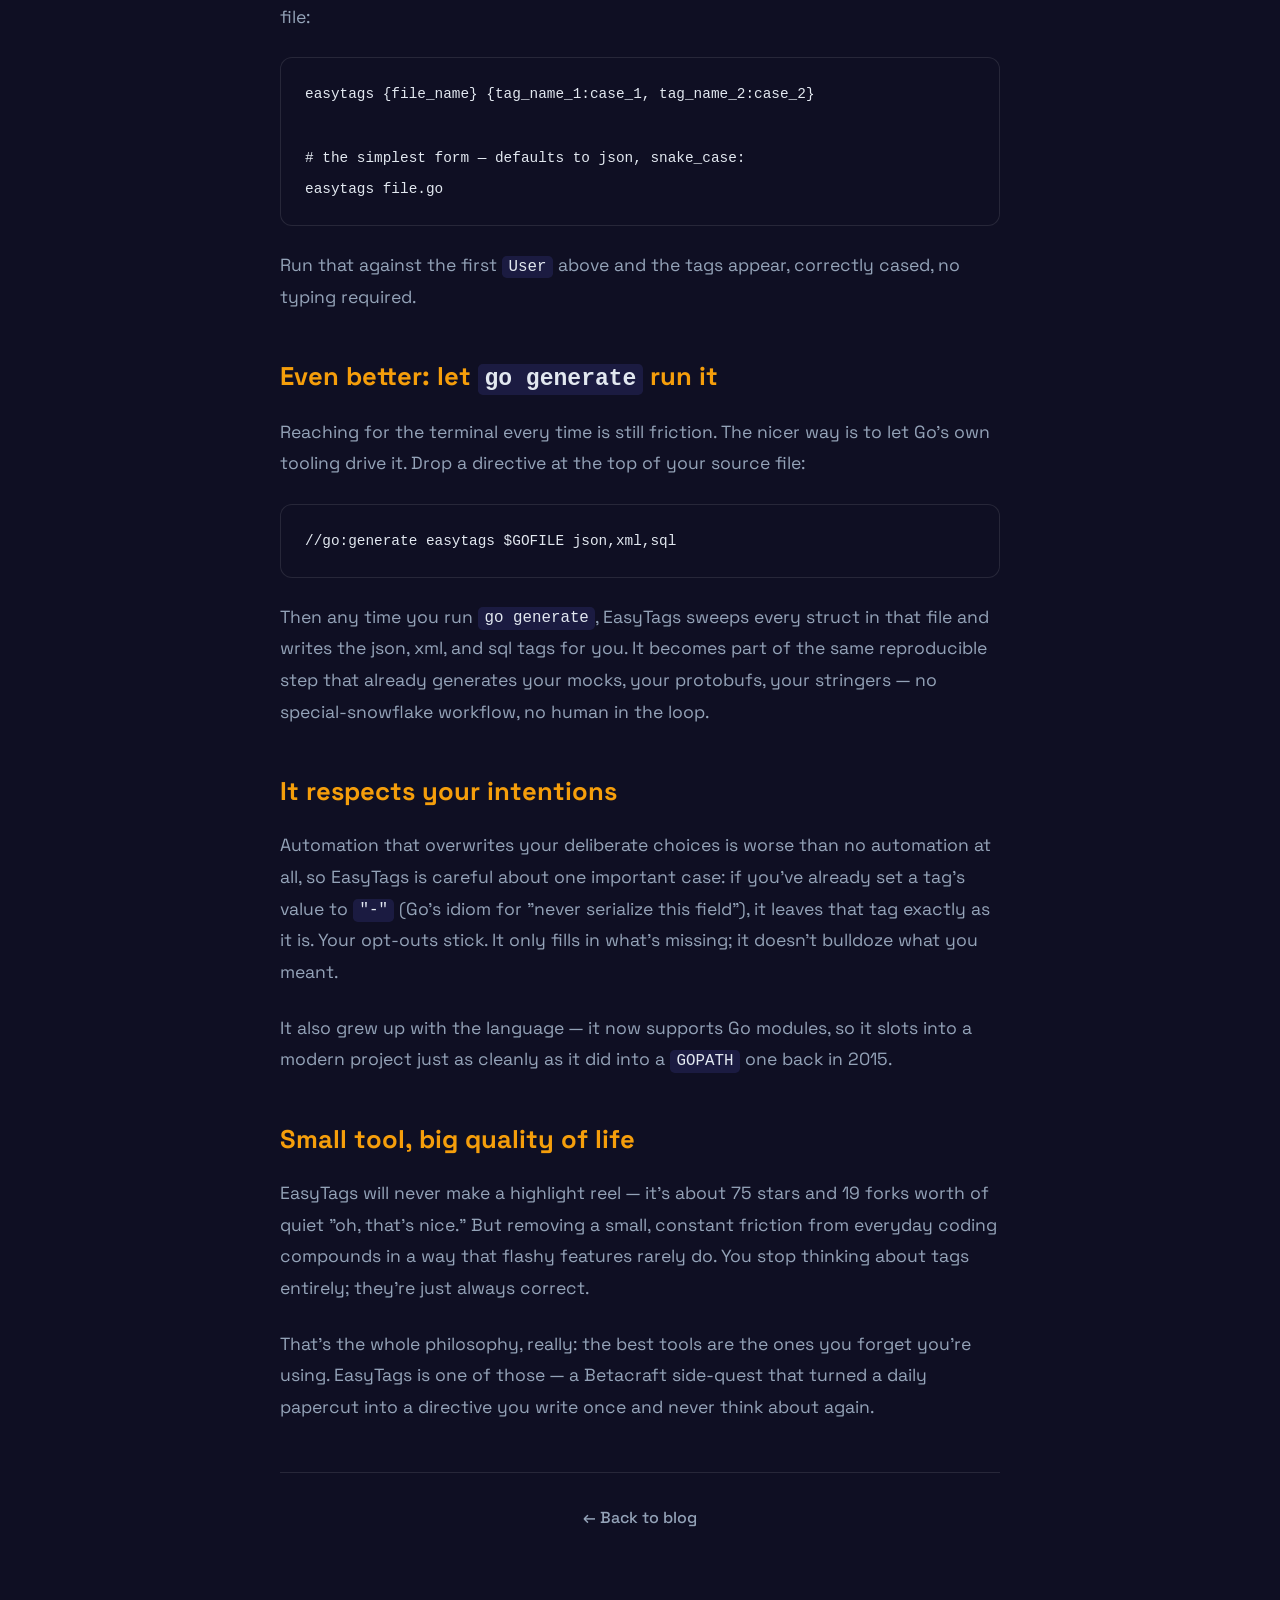
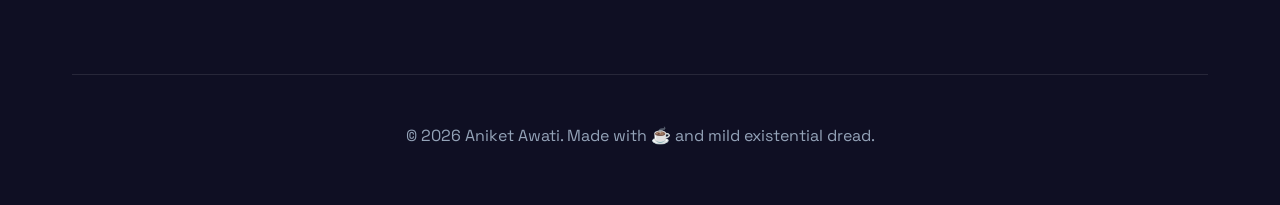
<file: blog/easytags.html>
<!DOCTYPE html>
<html lang="en">
  <head>
    <meta charset="UTF-8" />
    <meta name="viewport" content="width=device-width, initial-scale=1.0" />
    <title>EasyTags: Stop Hand-Writing Go Struct Tags - Aniket Awati</title>
    <link rel="stylesheet" href="../style.css" />
    <link
      href="https://fonts.googleapis.com/css2?family=Space+Grotesk:wght@300;400;500;600;700&display=swap"
      rel="stylesheet"
    />
  </head>
  <body>
    <div class="container">
      <div class="blog-topbar">
        <a href="../index.html" class="back-link">← aniketawati.com</a>
        <a href="../blog.html" class="back-link">← Back to blog</a>
      </div>

      <article class="article">
        <header class="article-header">
          <h1>EasyTags: Stop Hand-Writing Go Struct Tags</h1>
          <p class="subtitle">
            A tiny CLI that generates your json/xml/sql tags so you don't have to
          </p>
          <div class="post-meta">21 February 2015</div>
          <span class="post-source">
            Project on
            <a href="https://github.com/betacraft/easytags" target="_blank" rel="noopener"
              >github.com/betacraft/easytags</a
            >.
          </span>
        </header>

        <div class="article-body">
          <p>
            A few weeks after <a href="yaag.html">YAAG</a>, another small Go annoyance
            started to grate — and this one shows up in basically every program that ever
            touches JSON.
          </p>

          <h2>The most boring code you write all day</h2>
          <p>
            Go convention says struct fields are exported in CamelCase:
            <code>FirstName</code>, <code>CreatedAt</code>, <code>IsActive</code>. But the
            moment those structs cross a wire — marshalled to JSON for an API, to XML for
            some legacy integration, mapped to SQL columns — you almost always want
            <code>snake_case</code>: <code>first_name</code>, <code>created_at</code>,
            <code>is_active</code>. Go lets you bridge the two with <em>struct tags</em>,
            the little backtick-delimited strings after each field:
          </p>
          <pre><code>type User struct {
    FirstName string
    CreatedAt time.Time
    IsActive  bool
}</code></pre>
          <p>
            …becomes the thing you actually have to type, by hand, for every field, in
            every struct, forever:
          </p>
          <pre><code>type User struct {
    FirstName string    `json:"first_name" xml:"first_name"`
    CreatedAt time.Time `json:"created_at" xml:"created_at"`
    IsActive  bool      `json:"is_active" xml:"is_active"`
}</code></pre>
          <p>
            Notice what you just did: you wrote each field name a second time, in a
            different case, twice over. It's mechanical, it's error-prone (one typo and a
            field silently serializes under the wrong key), and it's exactly the kind of
            work a computer should be doing for you.
          </p>

          <h2>So we made the computer do it</h2>
          <p>
            <strong>EasyTags</strong> is a tiny CLI that reads your Go source, walks every
            struct declaration it finds, and writes the tags in for you — converting each
            field name to snake_case (camel and pascal cases are supported too, if that's
            your house style). Point it at a file:
          </p>
          <pre><code>easytags {file_name} {tag_name_1:case_1, tag_name_2:case_2}

# the simplest form — defaults to json, snake_case:
easytags file.go</code></pre>
          <p>
            Run that against the first <code>User</code> above and the tags appear,
            correctly cased, no typing required.
          </p>

          <h2>Even better: let <code>go generate</code> run it</h2>
          <p>
            Reaching for the terminal every time is still friction. The nicer way is to let
            Go's own tooling drive it. Drop a directive at the top of your source file:
          </p>
          <pre><code>//go:generate easytags $GOFILE json,xml,sql</code></pre>
          <p>
            Then any time you run <code>go generate</code>, EasyTags sweeps every struct in
            that file and writes the json, xml, and sql tags for you. It becomes part of
            the same reproducible step that already generates your mocks, your protobufs,
            your stringers — no special-snowflake workflow, no human in the loop.
          </p>

          <h2>It respects your intentions</h2>
          <p>
            Automation that overwrites your deliberate choices is worse than no automation
            at all, so EasyTags is careful about one important case: if you've already set
            a tag's value to <code>"-"</code> (Go's idiom for "never serialize this
            field"), it leaves that tag exactly as it is. Your opt-outs stick. It only fills
            in what's missing; it doesn't bulldoze what you meant.
          </p>
          <p>
            It also grew up with the language — it now supports Go modules, so it slots into
            a modern project just as cleanly as it did into a <code>GOPATH</code> one back
            in 2015.
          </p>

          <h2>Small tool, big quality of life</h2>
          <p>
            EasyTags will never make a highlight reel — it's about 75 stars and 19 forks
            worth of quiet "oh, that's nice." But removing a small, constant friction from
            everyday coding compounds in a way that flashy features rarely do. You stop
            thinking about tags entirely; they're just always correct.
          </p>
          <p>
            That's the whole philosophy, really: the best tools are the ones you forget
            you're using. EasyTags is one of those — a Betacraft side-quest that turned a
            daily papercut into a directive you write once and never think about again.
          </p>
        </div>

        <footer class="article-footer">
          <a href="../blog.html" class="back-link">← Back to blog</a>
        </footer>
      </article>

      <footer class="footer">
        <p>© <span id="year">2026</span> Aniket Awati. Made with ☕ and mild existential dread.</p>
      </footer>
    </div>

    <script src="../script.js"></script>
  </body>
</html>
</file>
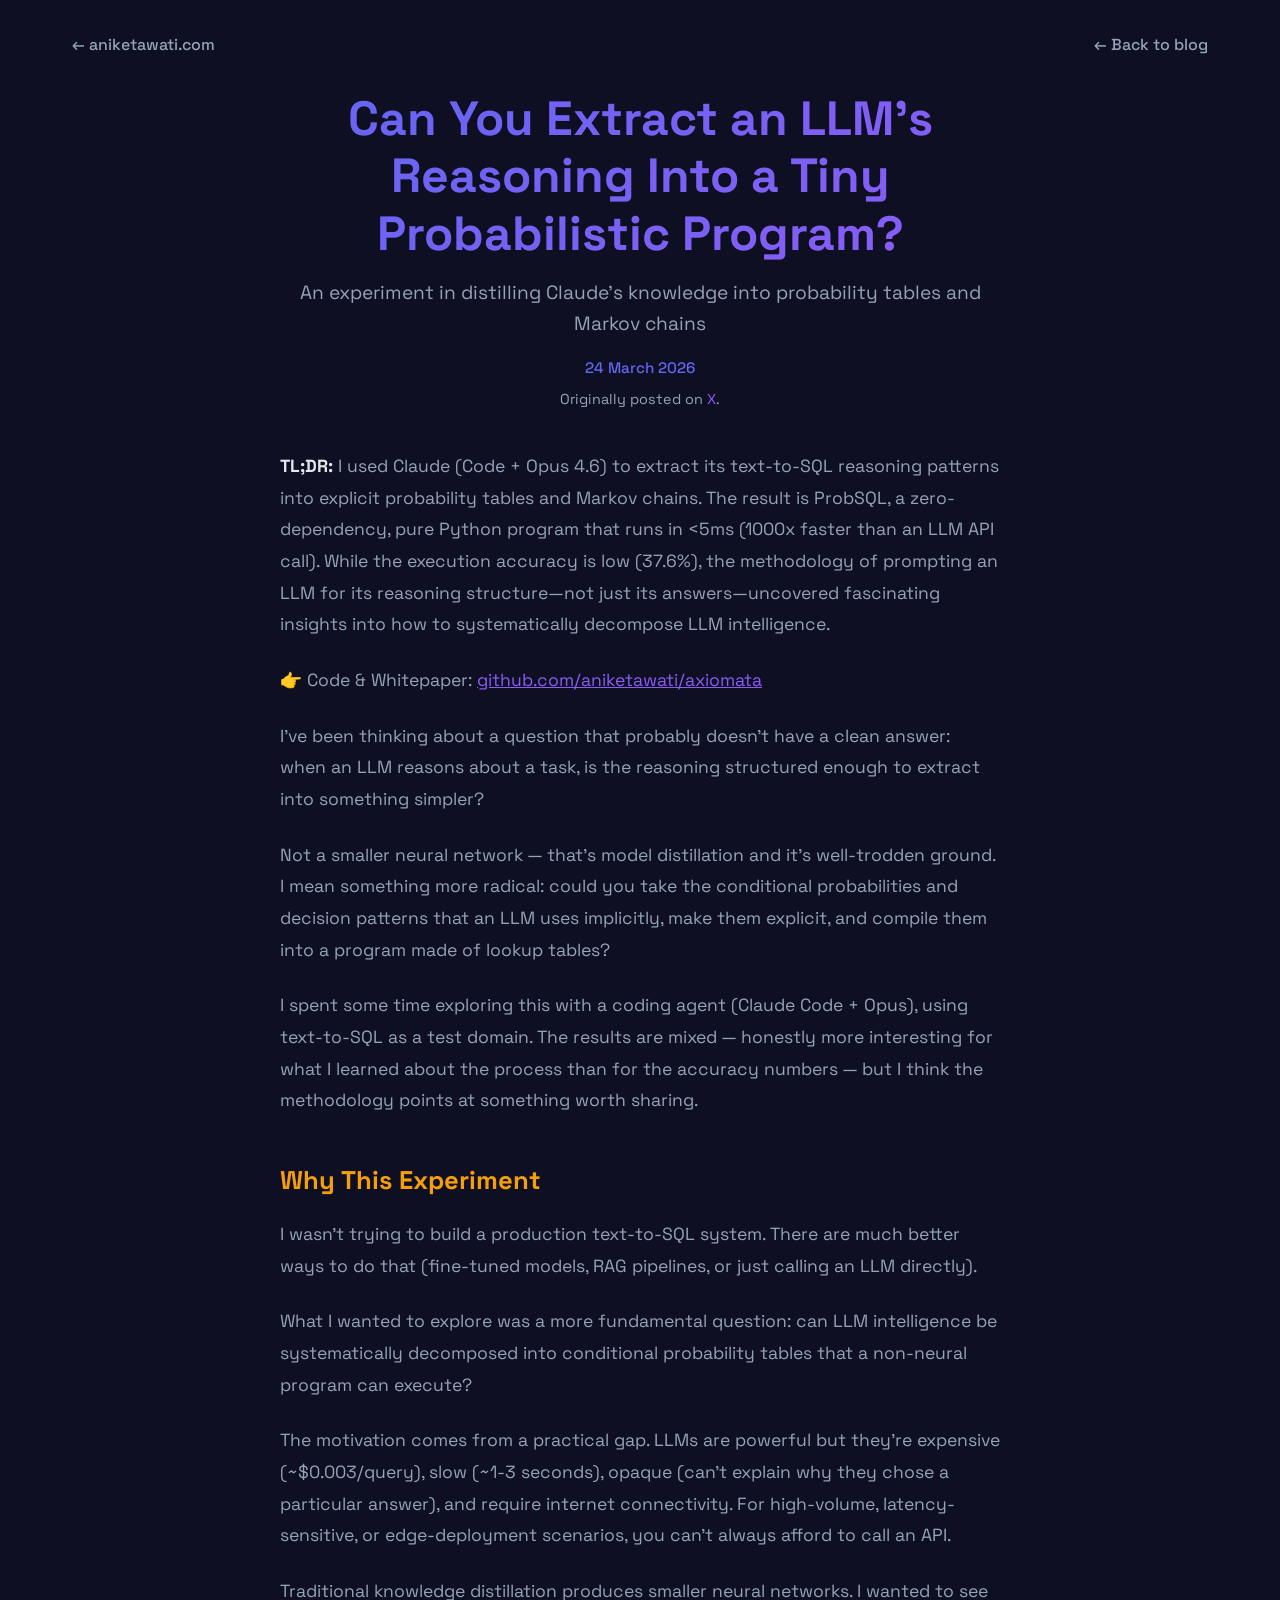
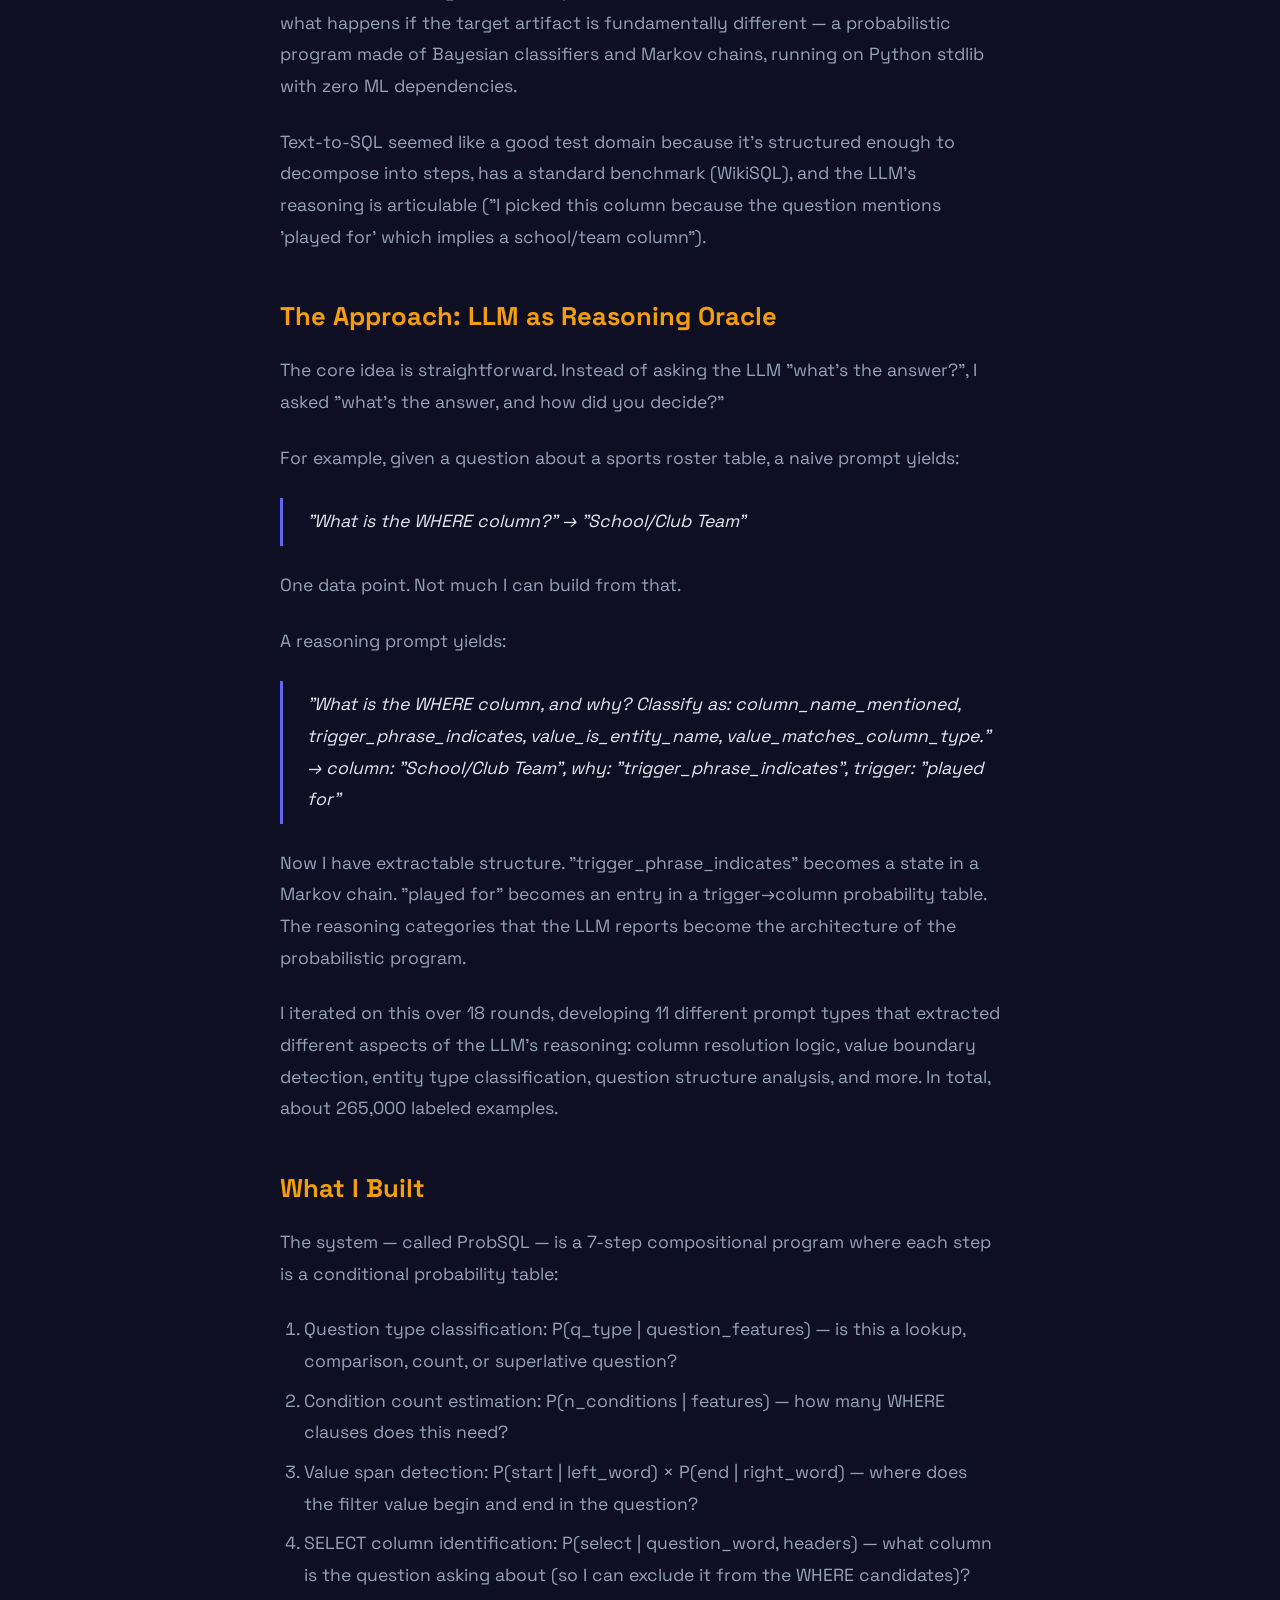
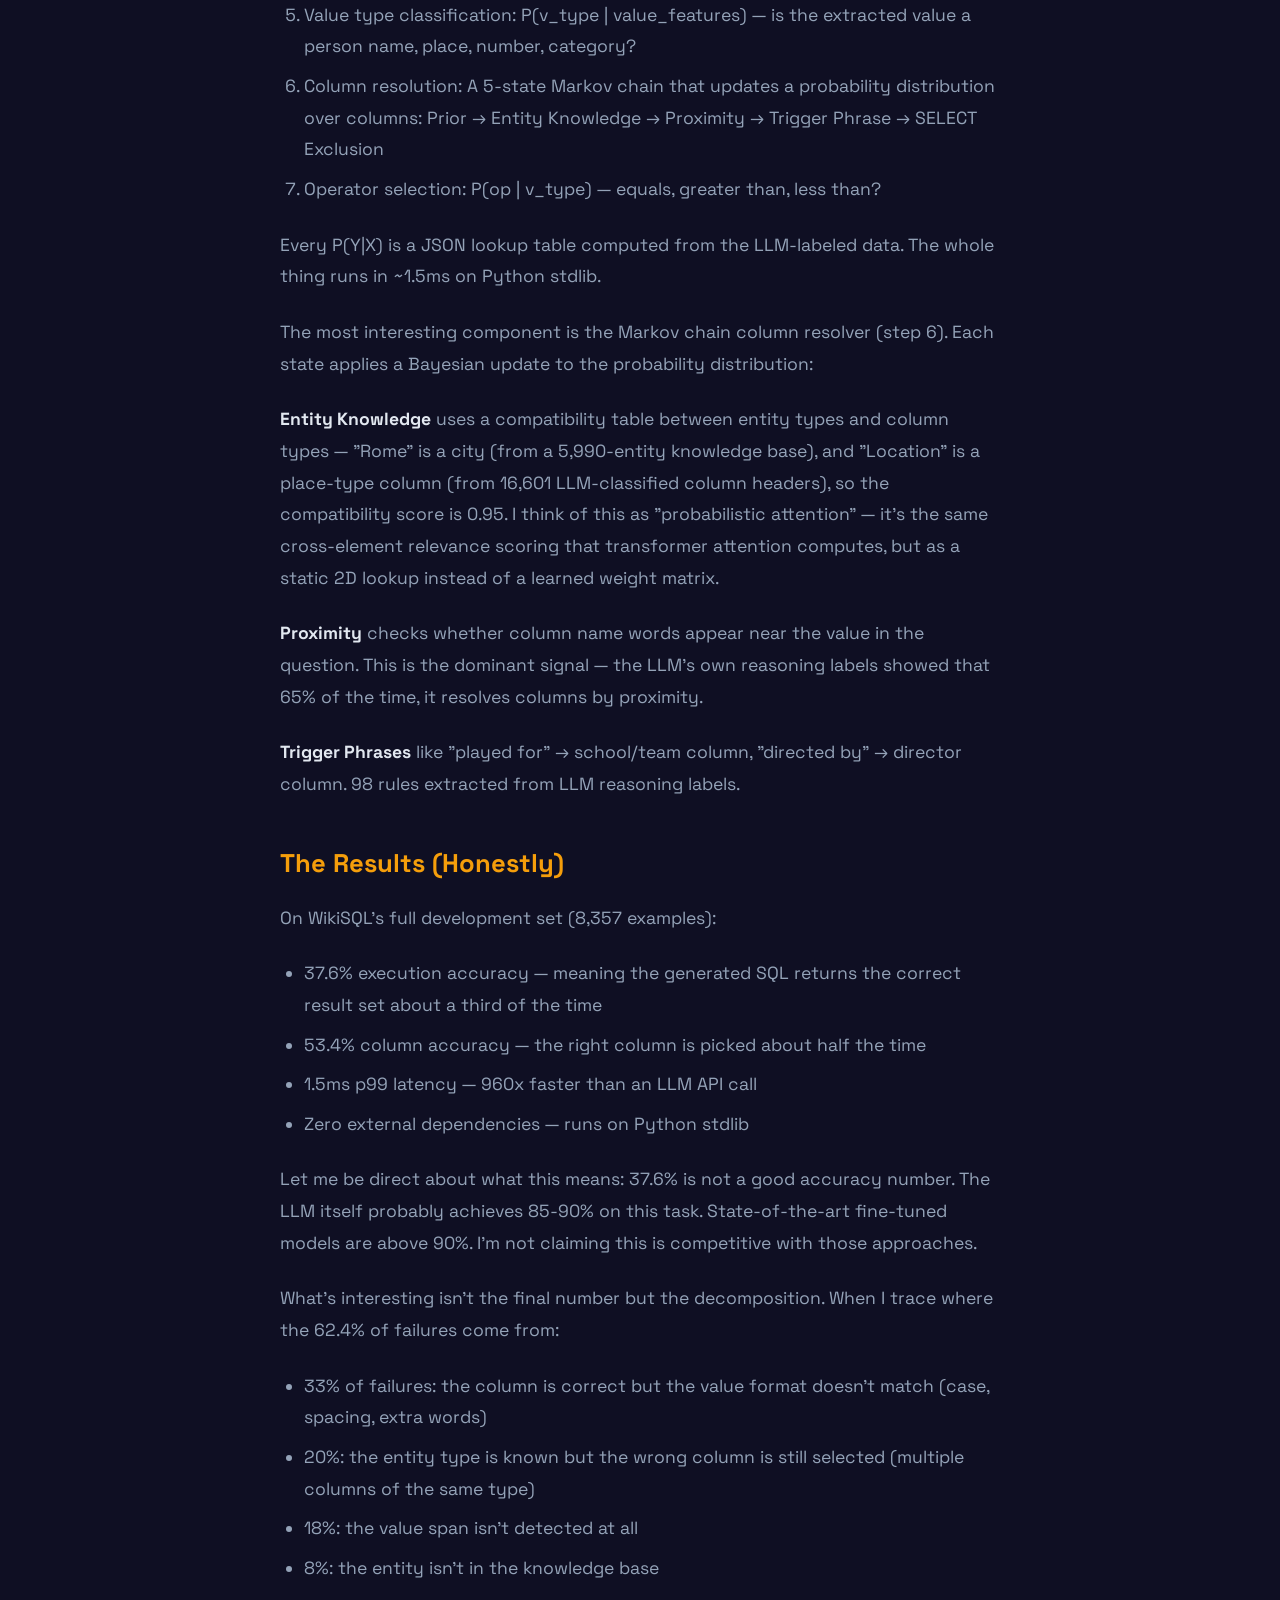
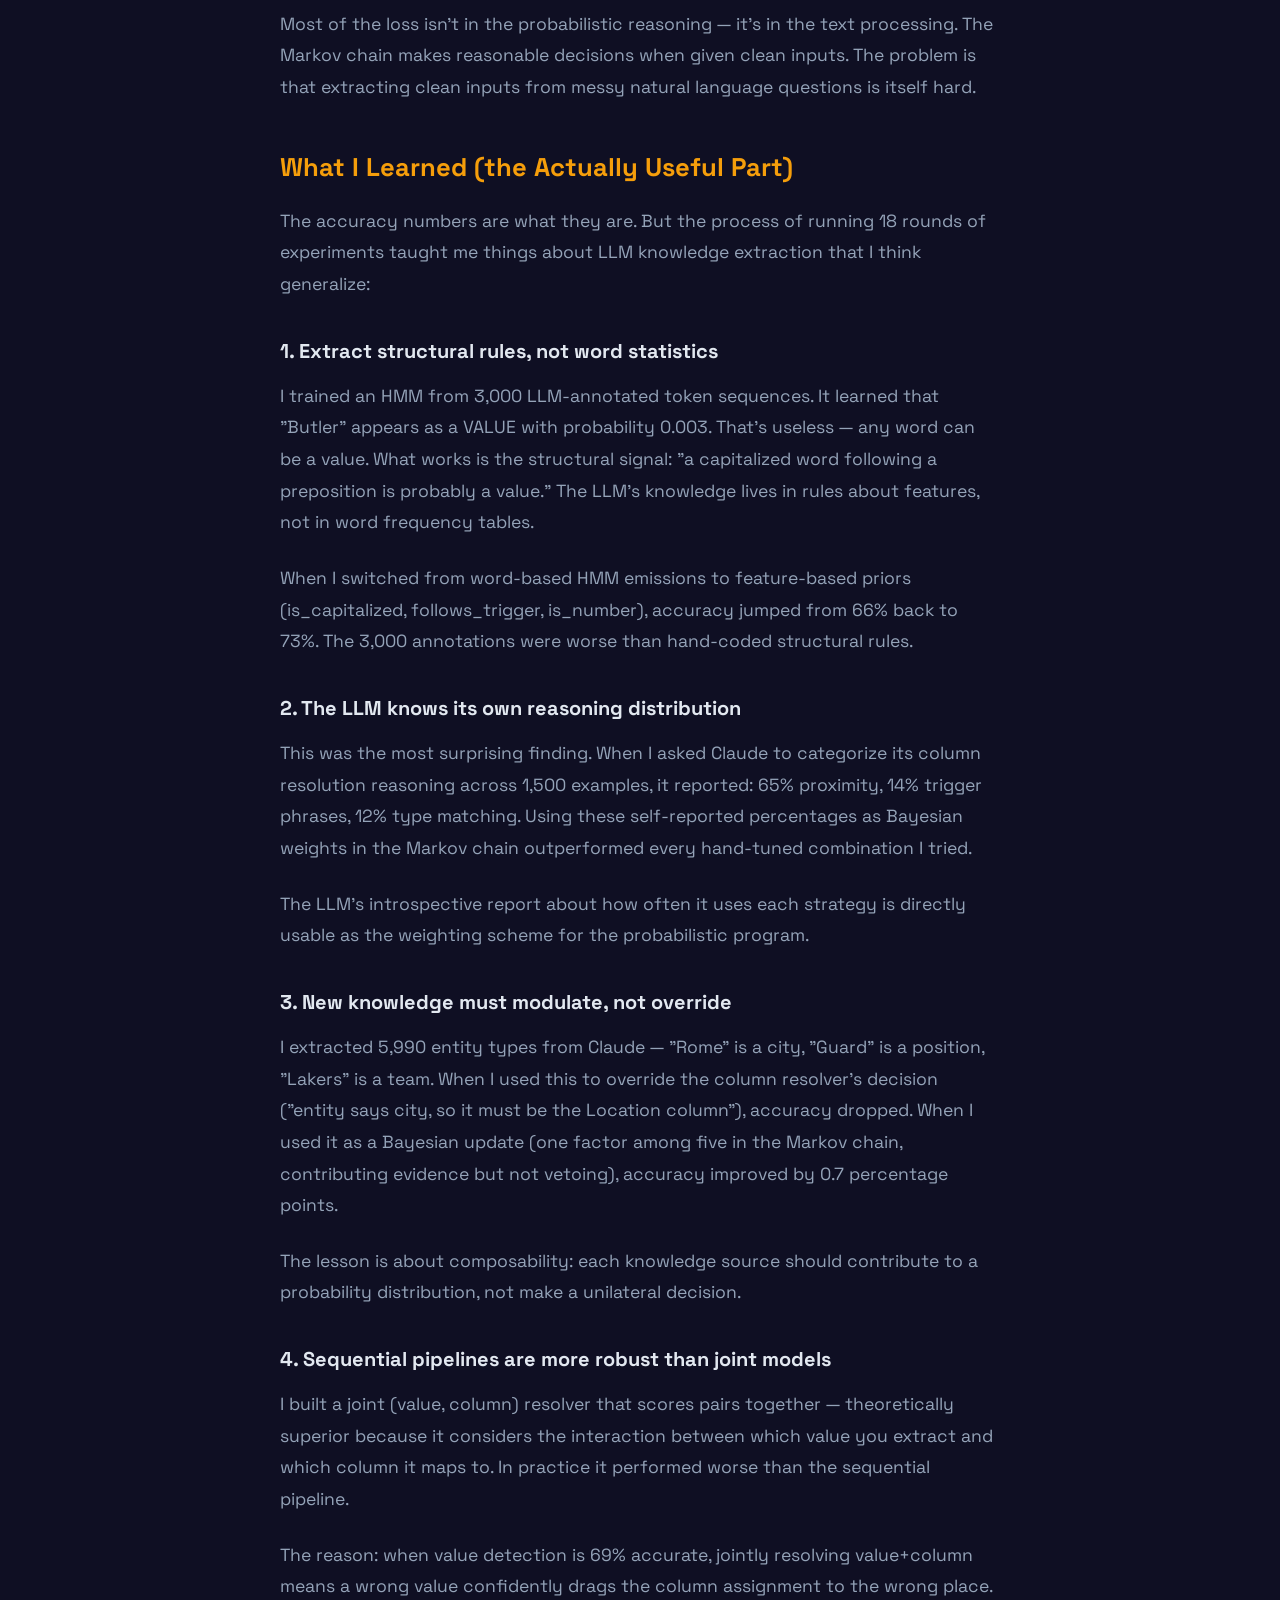
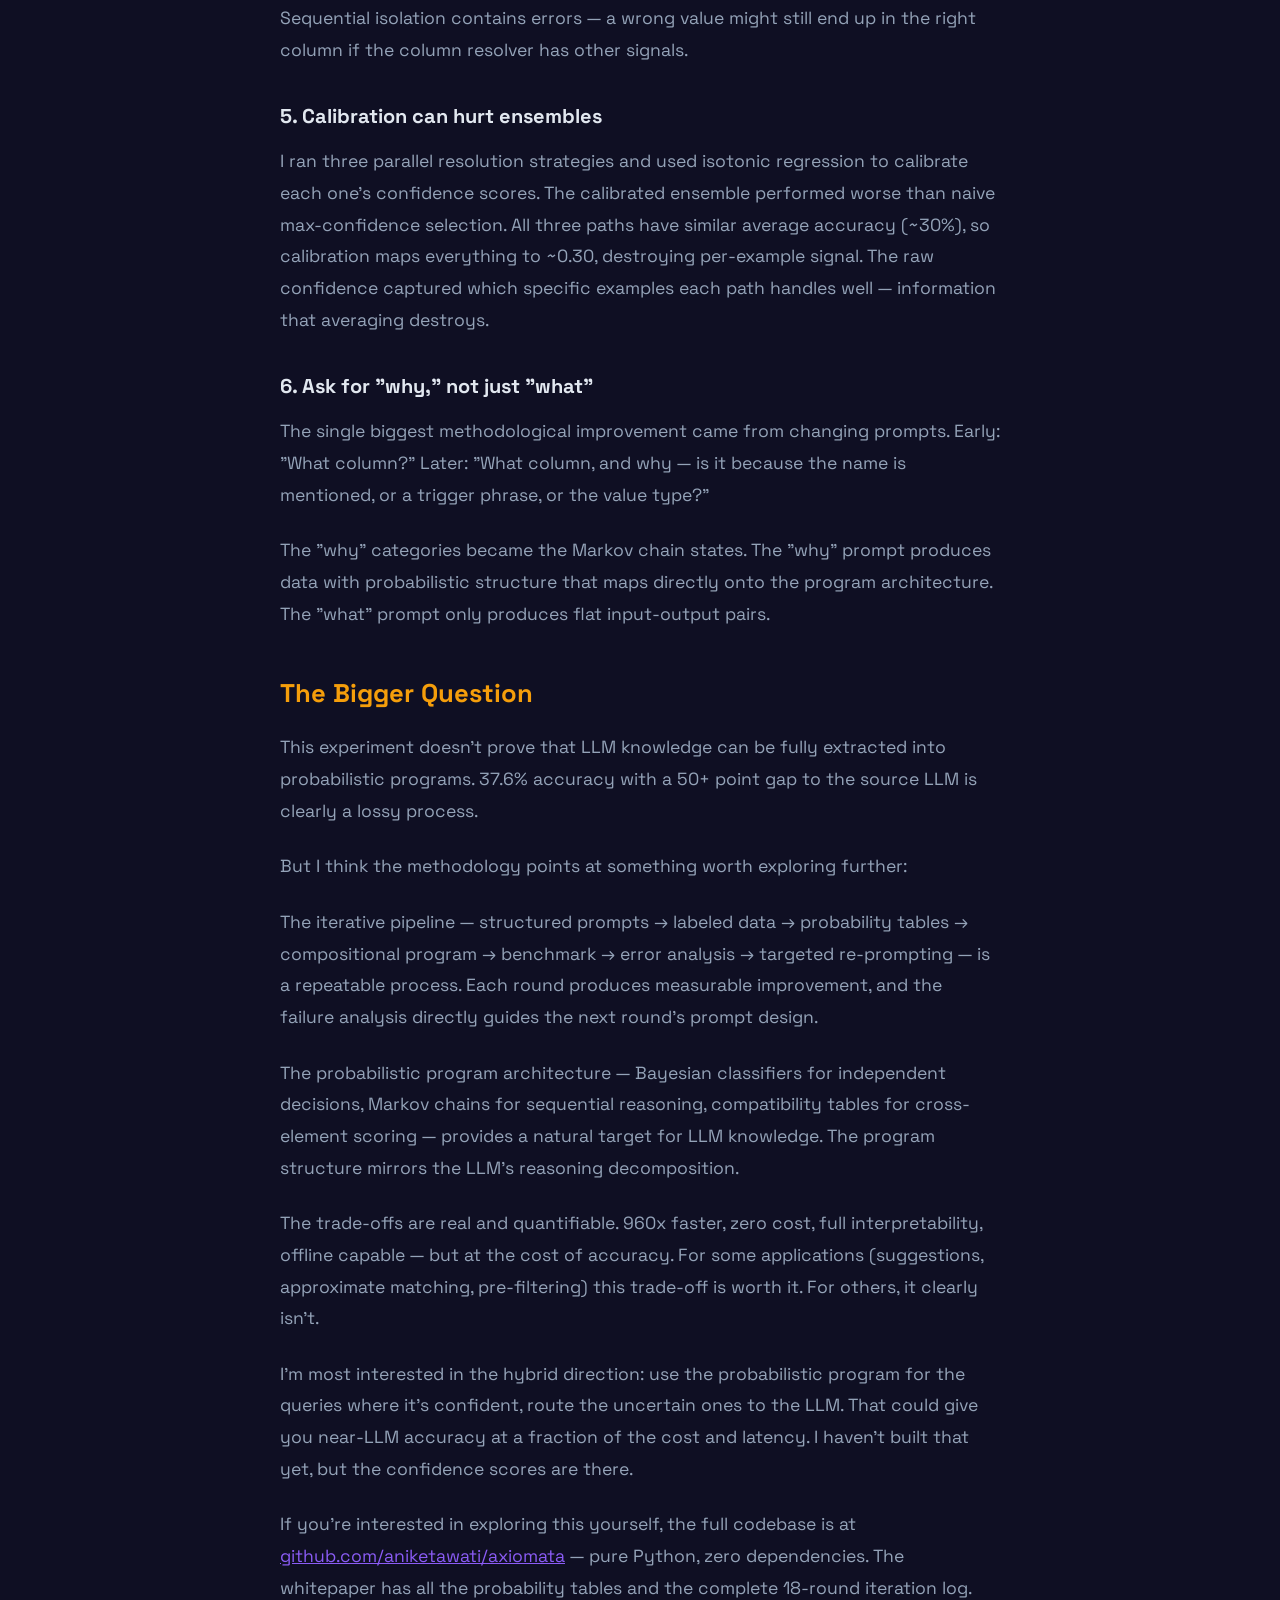
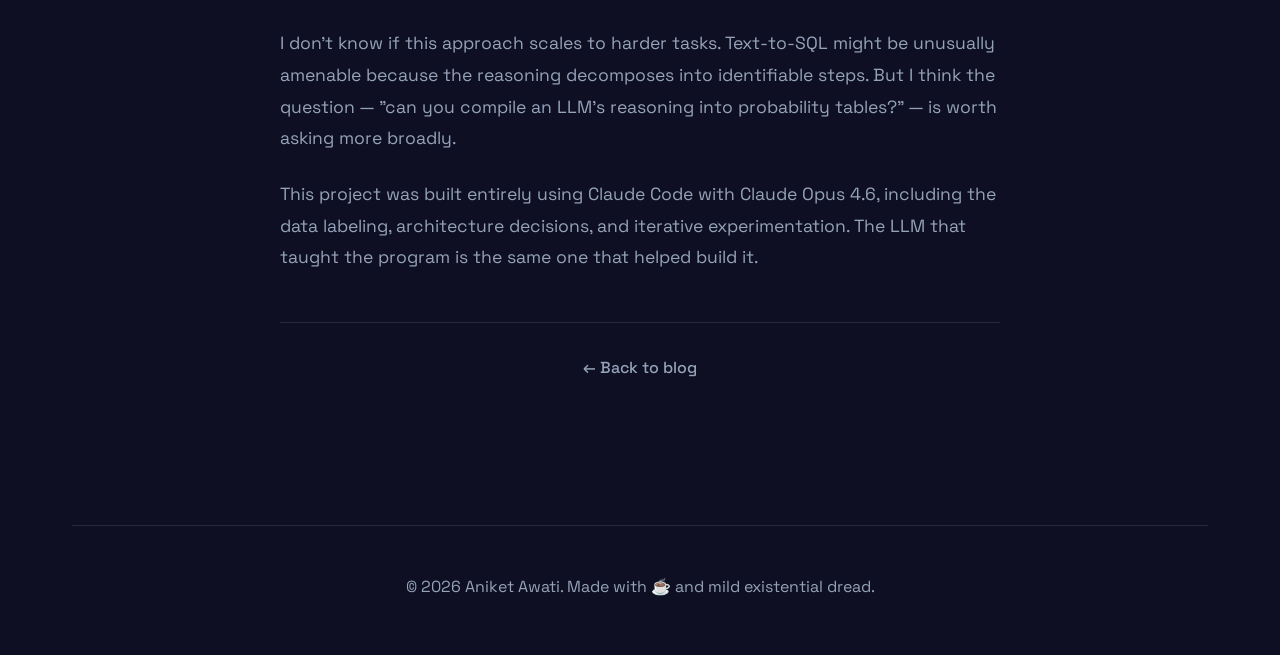
<file: blog/extracting-llm-reasoning.html>
<!DOCTYPE html>
<html lang="en">
  <head>
    <meta charset="UTF-8" />
    <meta name="viewport" content="width=device-width, initial-scale=1.0" />
    <title>
      Can You Extract an LLM's Reasoning Into a Tiny Probabilistic Program? - Aniket Awati
    </title>
    <link rel="stylesheet" href="../style.css" />
    <link
      href="https://fonts.googleapis.com/css2?family=Space+Grotesk:wght@300;400;500;600;700&display=swap"
      rel="stylesheet"
    />
  </head>
  <body>
    <div class="container">
      <div class="blog-topbar">
        <a href="../index.html" class="back-link">← aniketawati.com</a>
        <a href="../blog.html" class="back-link">← Back to blog</a>
      </div>

      <article class="article">
        <header class="article-header">
          <h1>Can You Extract an LLM's Reasoning Into a Tiny Probabilistic Program?</h1>
          <p class="subtitle">
            An experiment in distilling Claude's knowledge into probability tables and
            Markov chains
          </p>
          <div class="post-meta">24 March 2026</div>
          <span class="post-source">
            Originally posted on
            <a
              href="https://x.com/aniketawati/status/2036462807684882913"
              target="_blank"
              rel="noopener"
              >X</a
            >.
          </span>
        </header>

        <div class="article-body">
          <p>
            <strong>TL;DR:</strong> I used Claude (Code + Opus 4.6) to extract its
            text-to-SQL reasoning patterns into explicit probability tables and Markov
            chains. The result is ProbSQL, a zero-dependency, pure Python program that runs
            in &lt;5ms (1000x faster than an LLM API call). While the execution accuracy is
            low (37.6%), the methodology of prompting an LLM for its reasoning structure—not
            just its answers—uncovered fascinating insights into how to systematically
            decompose LLM intelligence.
          </p>
          <p>
            👉 Code &amp; Whitepaper:
            <a href="https://github.com/aniketawati/axiomata" target="_blank" rel="noopener"
              >github.com/aniketawati/axiomata</a
            >
          </p>
          <p>
            I've been thinking about a question that probably doesn't have a clean answer:
            when an LLM reasons about a task, is the reasoning structured enough to extract
            into something simpler?
          </p>
          <p>
            Not a smaller neural network — that's model distillation and it's well-trodden
            ground. I mean something more radical: could you take the conditional
            probabilities and decision patterns that an LLM uses implicitly, make them
            explicit, and compile them into a program made of lookup tables?
          </p>
          <p>
            I spent some time exploring this with a coding agent (Claude Code + Opus), using
            text-to-SQL as a test domain. The results are mixed — honestly more interesting
            for what I learned about the process than for the accuracy numbers — but I think
            the methodology points at something worth sharing.
          </p>

          <h2>Why This Experiment</h2>
          <p>
            I wasn't trying to build a production text-to-SQL system. There are much better
            ways to do that (fine-tuned models, RAG pipelines, or just calling an LLM
            directly).
          </p>
          <p>
            What I wanted to explore was a more fundamental question: can LLM intelligence
            be systematically decomposed into conditional probability tables that a
            non-neural program can execute?
          </p>
          <p>
            The motivation comes from a practical gap. LLMs are powerful but they're
            expensive (~$0.003/query), slow (~1-3 seconds), opaque (can't explain why they
            chose a particular answer), and require internet connectivity. For high-volume,
            latency-sensitive, or edge-deployment scenarios, you can't always afford to call
            an API.
          </p>
          <p>
            Traditional knowledge distillation produces smaller neural networks. I wanted to
            see what happens if the target artifact is fundamentally different — a
            probabilistic program made of Bayesian classifiers and Markov chains, running on
            Python stdlib with zero ML dependencies.
          </p>
          <p>
            Text-to-SQL seemed like a good test domain because it's structured enough to
            decompose into steps, has a standard benchmark (WikiSQL), and the LLM's
            reasoning is articulable ("I picked this column because the question mentions
            'played for' which implies a school/team column").
          </p>

          <h2>The Approach: LLM as Reasoning Oracle</h2>
          <p>
            The core idea is straightforward. Instead of asking the LLM "what's the
            answer?", I asked "what's the answer, and how did you decide?"
          </p>
          <p>For example, given a question about a sports roster table, a naive prompt yields:</p>
          <blockquote>"What is the WHERE column?" → "School/Club Team"</blockquote>
          <p>One data point. Not much I can build from that.</p>
          <p>A reasoning prompt yields:</p>
          <blockquote>
            "What is the WHERE column, and why? Classify as: column_name_mentioned,
            trigger_phrase_indicates, value_is_entity_name, value_matches_column_type." →
            column: "School/Club Team", why: "trigger_phrase_indicates", trigger: "played
            for"
          </blockquote>
          <p>
            Now I have extractable structure. "trigger_phrase_indicates" becomes a state in
            a Markov chain. "played for" becomes an entry in a trigger→column probability
            table. The reasoning categories that the LLM reports become the architecture of
            the probabilistic program.
          </p>
          <p>
            I iterated on this over 18 rounds, developing 11 different prompt types that
            extracted different aspects of the LLM's reasoning: column resolution logic,
            value boundary detection, entity type classification, question structure
            analysis, and more. In total, about 265,000 labeled examples.
          </p>

          <h2>What I Built</h2>
          <p>
            The system — called ProbSQL — is a 7-step compositional program where each step
            is a conditional probability table:
          </p>
          <ol>
            <li>
              Question type classification: P(q_type | question_features) — is this a
              lookup, comparison, count, or superlative question?
            </li>
            <li>
              Condition count estimation: P(n_conditions | features) — how many WHERE
              clauses does this need?
            </li>
            <li>
              Value span detection: P(start | left_word) × P(end | right_word) — where does
              the filter value begin and end in the question?
            </li>
            <li>
              SELECT column identification: P(select | question_word, headers) — what column
              is the question asking about (so I can exclude it from the WHERE candidates)?
            </li>
            <li>
              Value type classification: P(v_type | value_features) — is the extracted value
              a person name, place, number, category?
            </li>
            <li>
              Column resolution: A 5-state Markov chain that updates a probability
              distribution over columns: Prior → Entity Knowledge → Proximity → Trigger
              Phrase → SELECT Exclusion
            </li>
            <li>Operator selection: P(op | v_type) — equals, greater than, less than?</li>
          </ol>
          <p>
            Every P(Y|X) is a JSON lookup table computed from the LLM-labeled data. The whole
            thing runs in ~1.5ms on Python stdlib.
          </p>
          <p>
            The most interesting component is the Markov chain column resolver (step 6). Each
            state applies a Bayesian update to the probability distribution:
          </p>
          <p>
            <strong>Entity Knowledge</strong> uses a compatibility table between entity types
            and column types — "Rome" is a city (from a 5,990-entity knowledge base), and
            "Location" is a place-type column (from 16,601 LLM-classified column headers), so
            the compatibility score is 0.95. I think of this as "probabilistic attention" —
            it's the same cross-element relevance scoring that transformer attention
            computes, but as a static 2D lookup instead of a learned weight matrix.
          </p>
          <p>
            <strong>Proximity</strong> checks whether column name words appear near the value
            in the question. This is the dominant signal — the LLM's own reasoning labels
            showed that 65% of the time, it resolves columns by proximity.
          </p>
          <p>
            <strong>Trigger Phrases</strong> like "played for" → school/team column,
            "directed by" → director column. 98 rules extracted from LLM reasoning labels.
          </p>

          <h2>The Results (Honestly)</h2>
          <p>On WikiSQL's full development set (8,357 examples):</p>
          <ul>
            <li>
              37.6% execution accuracy — meaning the generated SQL returns the correct
              result set about a third of the time
            </li>
            <li>53.4% column accuracy — the right column is picked about half the time</li>
            <li>1.5ms p99 latency — 960x faster than an LLM API call</li>
            <li>Zero external dependencies — runs on Python stdlib</li>
          </ul>
          <p>
            Let me be direct about what this means: 37.6% is not a good accuracy number. The
            LLM itself probably achieves 85-90% on this task. State-of-the-art fine-tuned
            models are above 90%. I'm not claiming this is competitive with those approaches.
          </p>
          <p>
            What's interesting isn't the final number but the decomposition. When I trace
            where the 62.4% of failures come from:
          </p>
          <ul>
            <li>
              33% of failures: the column is correct but the value format doesn't match
              (case, spacing, extra words)
            </li>
            <li>
              20%: the entity type is known but the wrong column is still selected (multiple
              columns of the same type)
            </li>
            <li>18%: the value span isn't detected at all</li>
            <li>8%: the entity isn't in the knowledge base</li>
          </ul>
          <p>
            Most of the loss isn't in the probabilistic reasoning — it's in the text
            processing. The Markov chain makes reasonable decisions when given clean inputs.
            The problem is that extracting clean inputs from messy natural language questions
            is itself hard.
          </p>

          <h2>What I Learned (the Actually Useful Part)</h2>
          <p>
            The accuracy numbers are what they are. But the process of running 18 rounds of
            experiments taught me things about LLM knowledge extraction that I think
            generalize:
          </p>

          <h3>1. Extract structural rules, not word statistics</h3>
          <p>
            I trained an HMM from 3,000 LLM-annotated token sequences. It learned that
            "Butler" appears as a VALUE with probability 0.003. That's useless — any word can
            be a value. What works is the structural signal: "a capitalized word following a
            preposition is probably a value." The LLM's knowledge lives in rules about
            features, not in word frequency tables.
          </p>
          <p>
            When I switched from word-based HMM emissions to feature-based priors
            (is_capitalized, follows_trigger, is_number), accuracy jumped from 66% back to
            73%. The 3,000 annotations were worse than hand-coded structural rules.
          </p>

          <h3>2. The LLM knows its own reasoning distribution</h3>
          <p>
            This was the most surprising finding. When I asked Claude to categorize its
            column resolution reasoning across 1,500 examples, it reported: 65% proximity,
            14% trigger phrases, 12% type matching. Using these self-reported percentages as
            Bayesian weights in the Markov chain outperformed every hand-tuned combination I
            tried.
          </p>
          <p>
            The LLM's introspective report about how often it uses each strategy is directly
            usable as the weighting scheme for the probabilistic program.
          </p>

          <h3>3. New knowledge must modulate, not override</h3>
          <p>
            I extracted 5,990 entity types from Claude — "Rome" is a city, "Guard" is a
            position, "Lakers" is a team. When I used this to override the column resolver's
            decision ("entity says city, so it must be the Location column"), accuracy
            dropped. When I used it as a Bayesian update (one factor among five in the Markov
            chain, contributing evidence but not vetoing), accuracy improved by 0.7
            percentage points.
          </p>
          <p>
            The lesson is about composability: each knowledge source should contribute to a
            probability distribution, not make a unilateral decision.
          </p>

          <h3>4. Sequential pipelines are more robust than joint models</h3>
          <p>
            I built a joint (value, column) resolver that scores pairs together —
            theoretically superior because it considers the interaction between which value
            you extract and which column it maps to. In practice it performed worse than the
            sequential pipeline.
          </p>
          <p>
            The reason: when value detection is 69% accurate, jointly resolving value+column
            means a wrong value confidently drags the column assignment to the wrong place.
            Sequential isolation contains errors — a wrong value might still end up in the
            right column if the column resolver has other signals.
          </p>

          <h3>5. Calibration can hurt ensembles</h3>
          <p>
            I ran three parallel resolution strategies and used isotonic regression to
            calibrate each one's confidence scores. The calibrated ensemble performed worse
            than naive max-confidence selection. All three paths have similar average
            accuracy (~30%), so calibration maps everything to ~0.30, destroying per-example
            signal. The raw confidence captured which specific examples each path handles
            well — information that averaging destroys.
          </p>

          <h3>6. Ask for "why," not just "what"</h3>
          <p>
            The single biggest methodological improvement came from changing prompts. Early:
            "What column?" Later: "What column, and why — is it because the name is mentioned,
            or a trigger phrase, or the value type?"
          </p>
          <p>
            The "why" categories became the Markov chain states. The "why" prompt produces
            data with probabilistic structure that maps directly onto the program
            architecture. The "what" prompt only produces flat input-output pairs.
          </p>

          <h2>The Bigger Question</h2>
          <p>
            This experiment doesn't prove that LLM knowledge can be fully extracted into
            probabilistic programs. 37.6% accuracy with a 50+ point gap to the source LLM is
            clearly a lossy process.
          </p>
          <p>But I think the methodology points at something worth exploring further:</p>
          <p>
            The iterative pipeline — structured prompts → labeled data → probability tables →
            compositional program → benchmark → error analysis → targeted re-prompting — is a
            repeatable process. Each round produces measurable improvement, and the failure
            analysis directly guides the next round's prompt design.
          </p>
          <p>
            The probabilistic program architecture — Bayesian classifiers for independent
            decisions, Markov chains for sequential reasoning, compatibility tables for
            cross-element scoring — provides a natural target for LLM knowledge. The program
            structure mirrors the LLM's reasoning decomposition.
          </p>
          <p>
            The trade-offs are real and quantifiable. 960x faster, zero cost, full
            interpretability, offline capable — but at the cost of accuracy. For some
            applications (suggestions, approximate matching, pre-filtering) this trade-off is
            worth it. For others, it clearly isn't.
          </p>
          <p>
            I'm most interested in the hybrid direction: use the probabilistic program for
            the queries where it's confident, route the uncertain ones to the LLM. That could
            give you near-LLM accuracy at a fraction of the cost and latency. I haven't built
            that yet, but the confidence scores are there.
          </p>
          <p>
            If you're interested in exploring this yourself, the full codebase is at
            <a href="https://github.com/aniketawati/axiomata" target="_blank" rel="noopener"
              >github.com/aniketawati/axiomata</a
            >
            — pure Python, zero dependencies. The whitepaper has all the probability tables
            and the complete 18-round iteration log.
          </p>
          <p>
            I don't know if this approach scales to harder tasks. Text-to-SQL might be
            unusually amenable because the reasoning decomposes into identifiable steps. But
            I think the question — "can you compile an LLM's reasoning into probability
            tables?" — is worth asking more broadly.
          </p>
          <p>
            This project was built entirely using Claude Code with Claude Opus 4.6, including
            the data labeling, architecture decisions, and iterative experimentation. The LLM
            that taught the program is the same one that helped build it.
          </p>
        </div>

        <footer class="article-footer">
          <a href="../blog.html" class="back-link">← Back to blog</a>
        </footer>
      </article>

      <footer class="footer">
        <p>© <span id="year">2026</span> Aniket Awati. Made with ☕ and mild existential dread.</p>
      </footer>
    </div>

    <script src="../script.js"></script>
  </body>
</html>
</file>
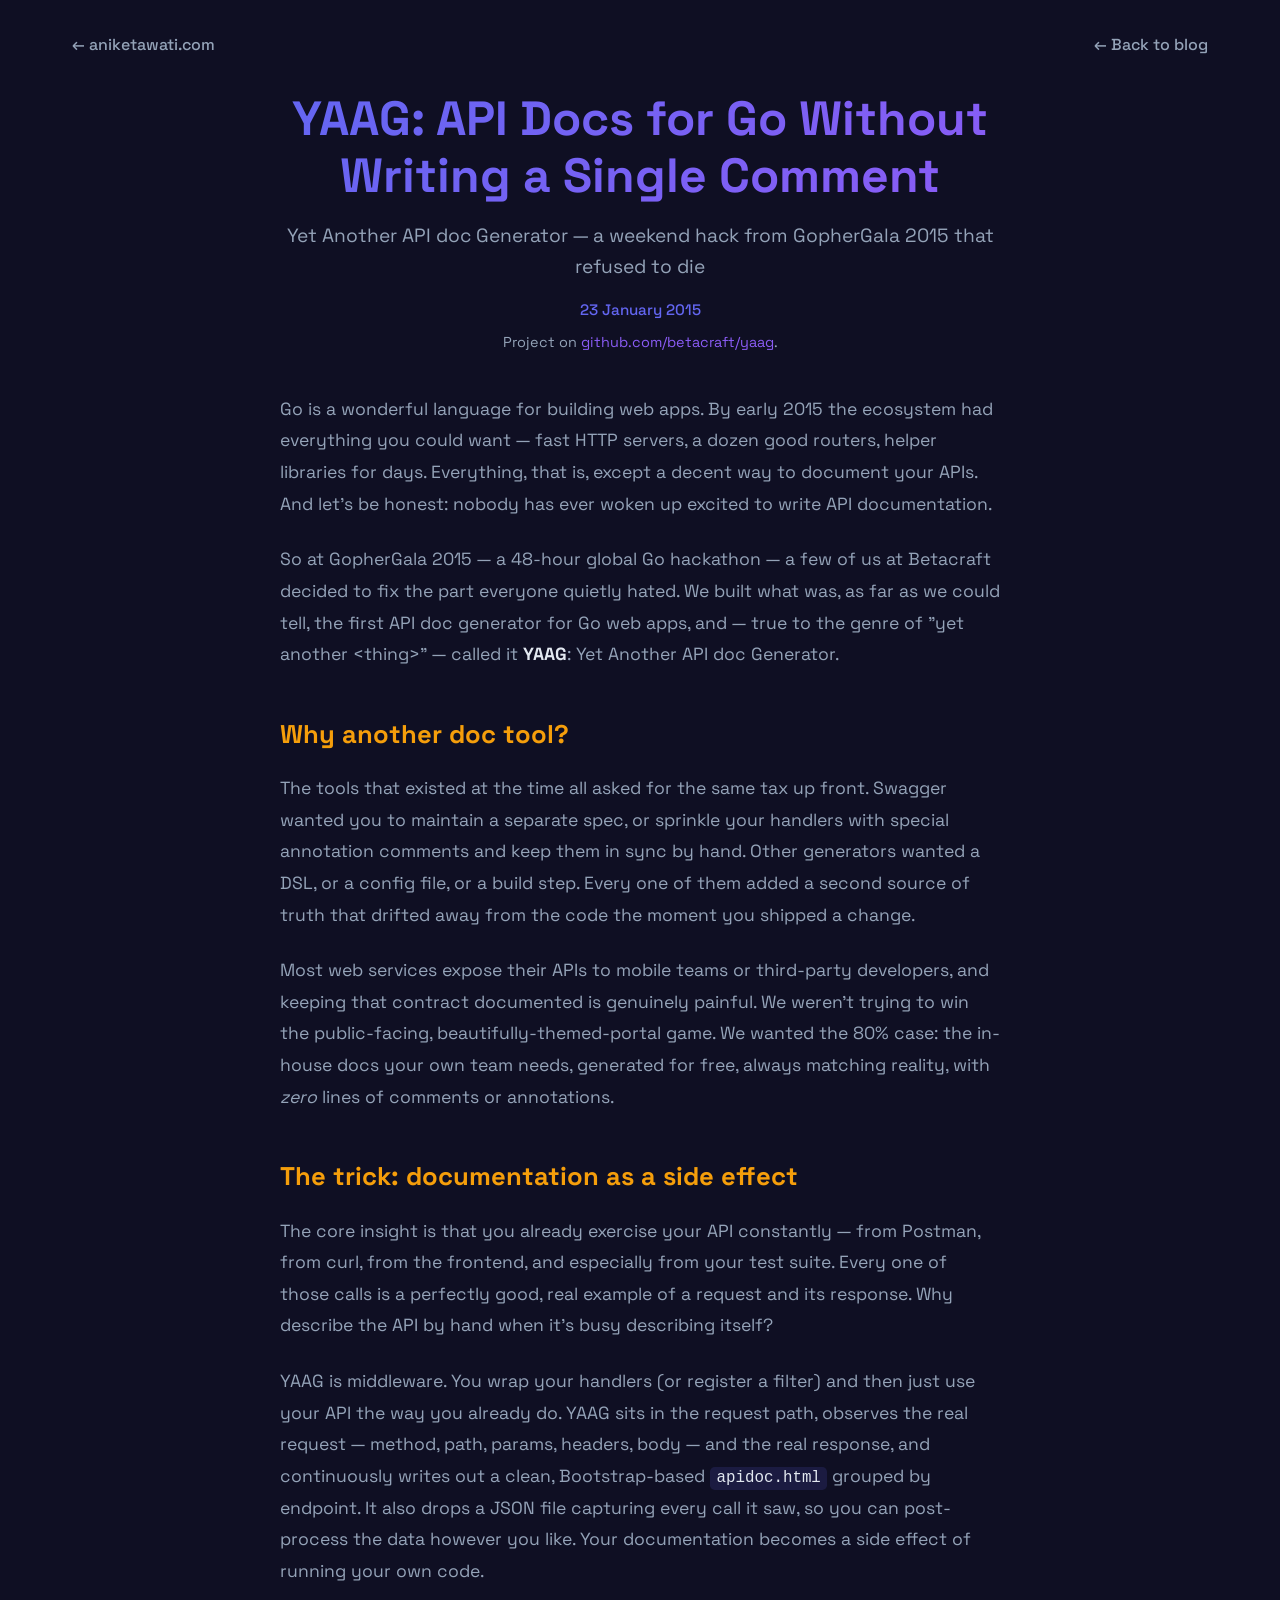
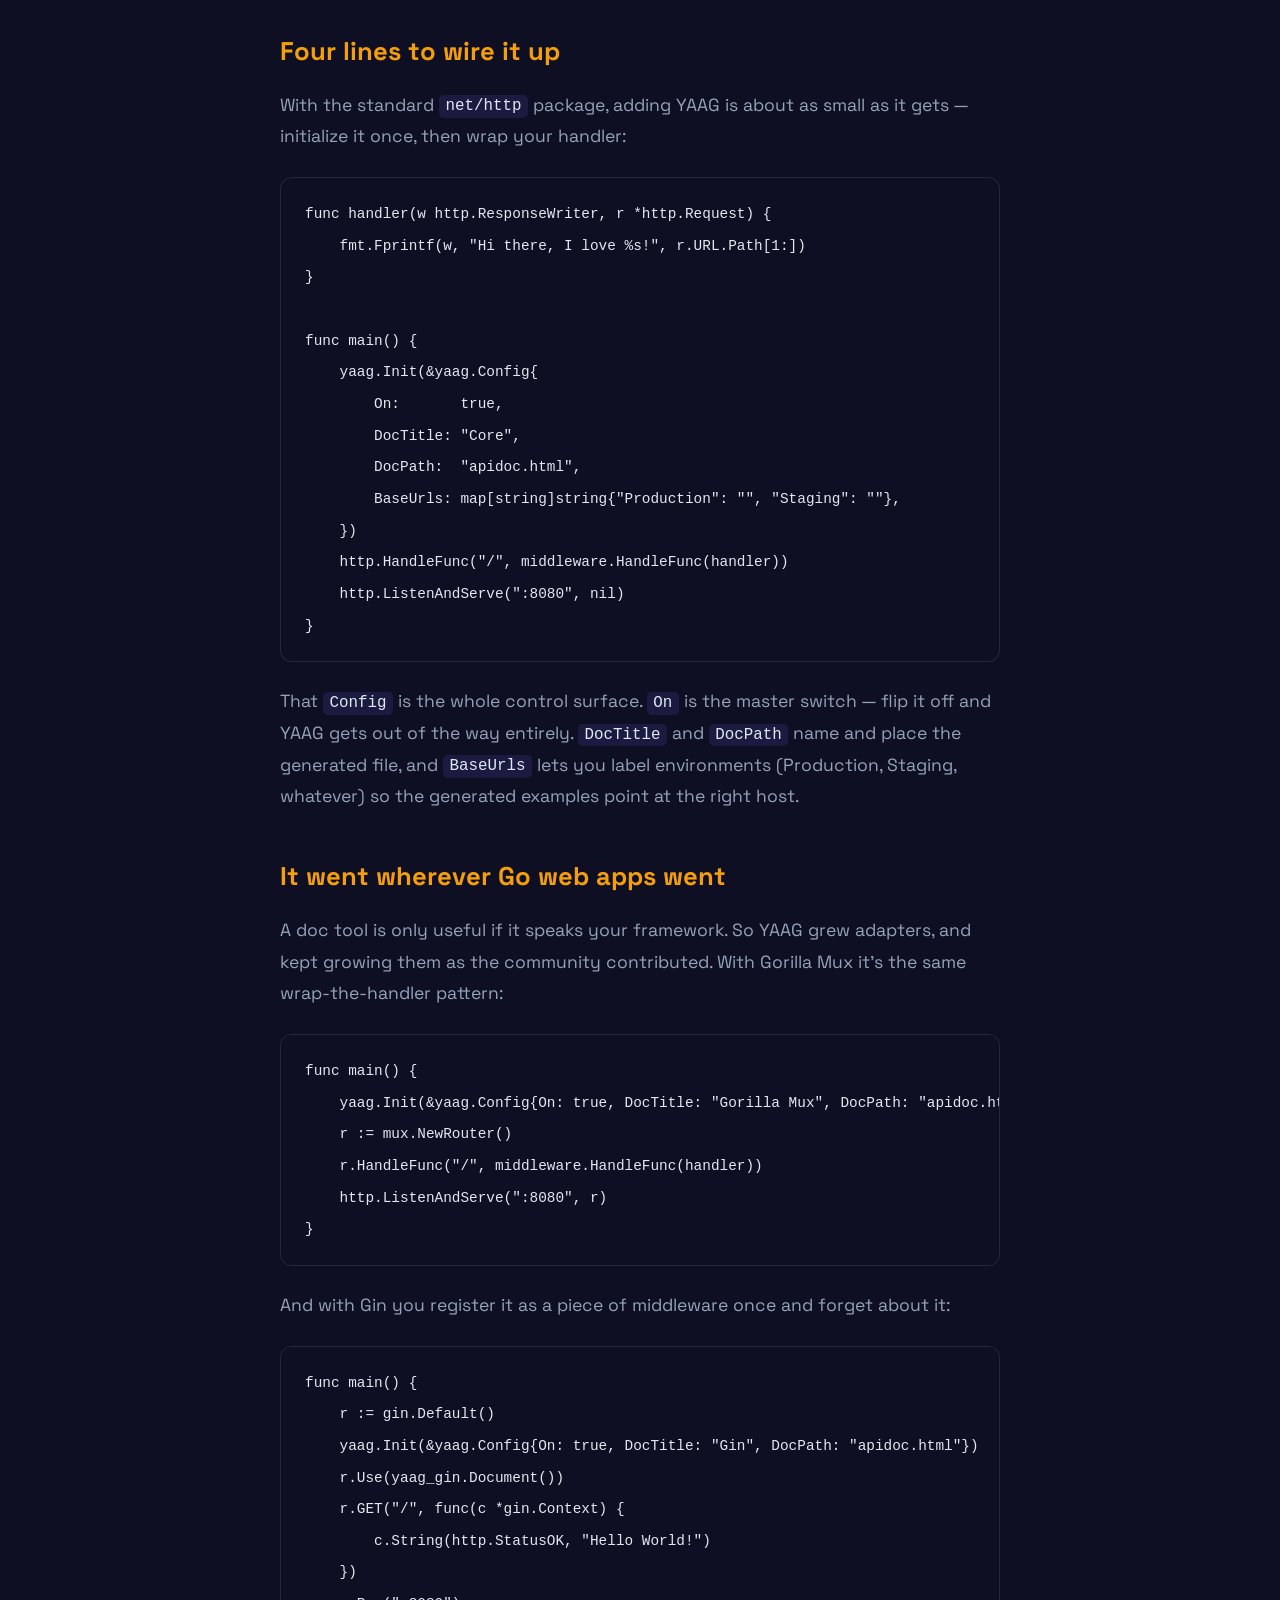
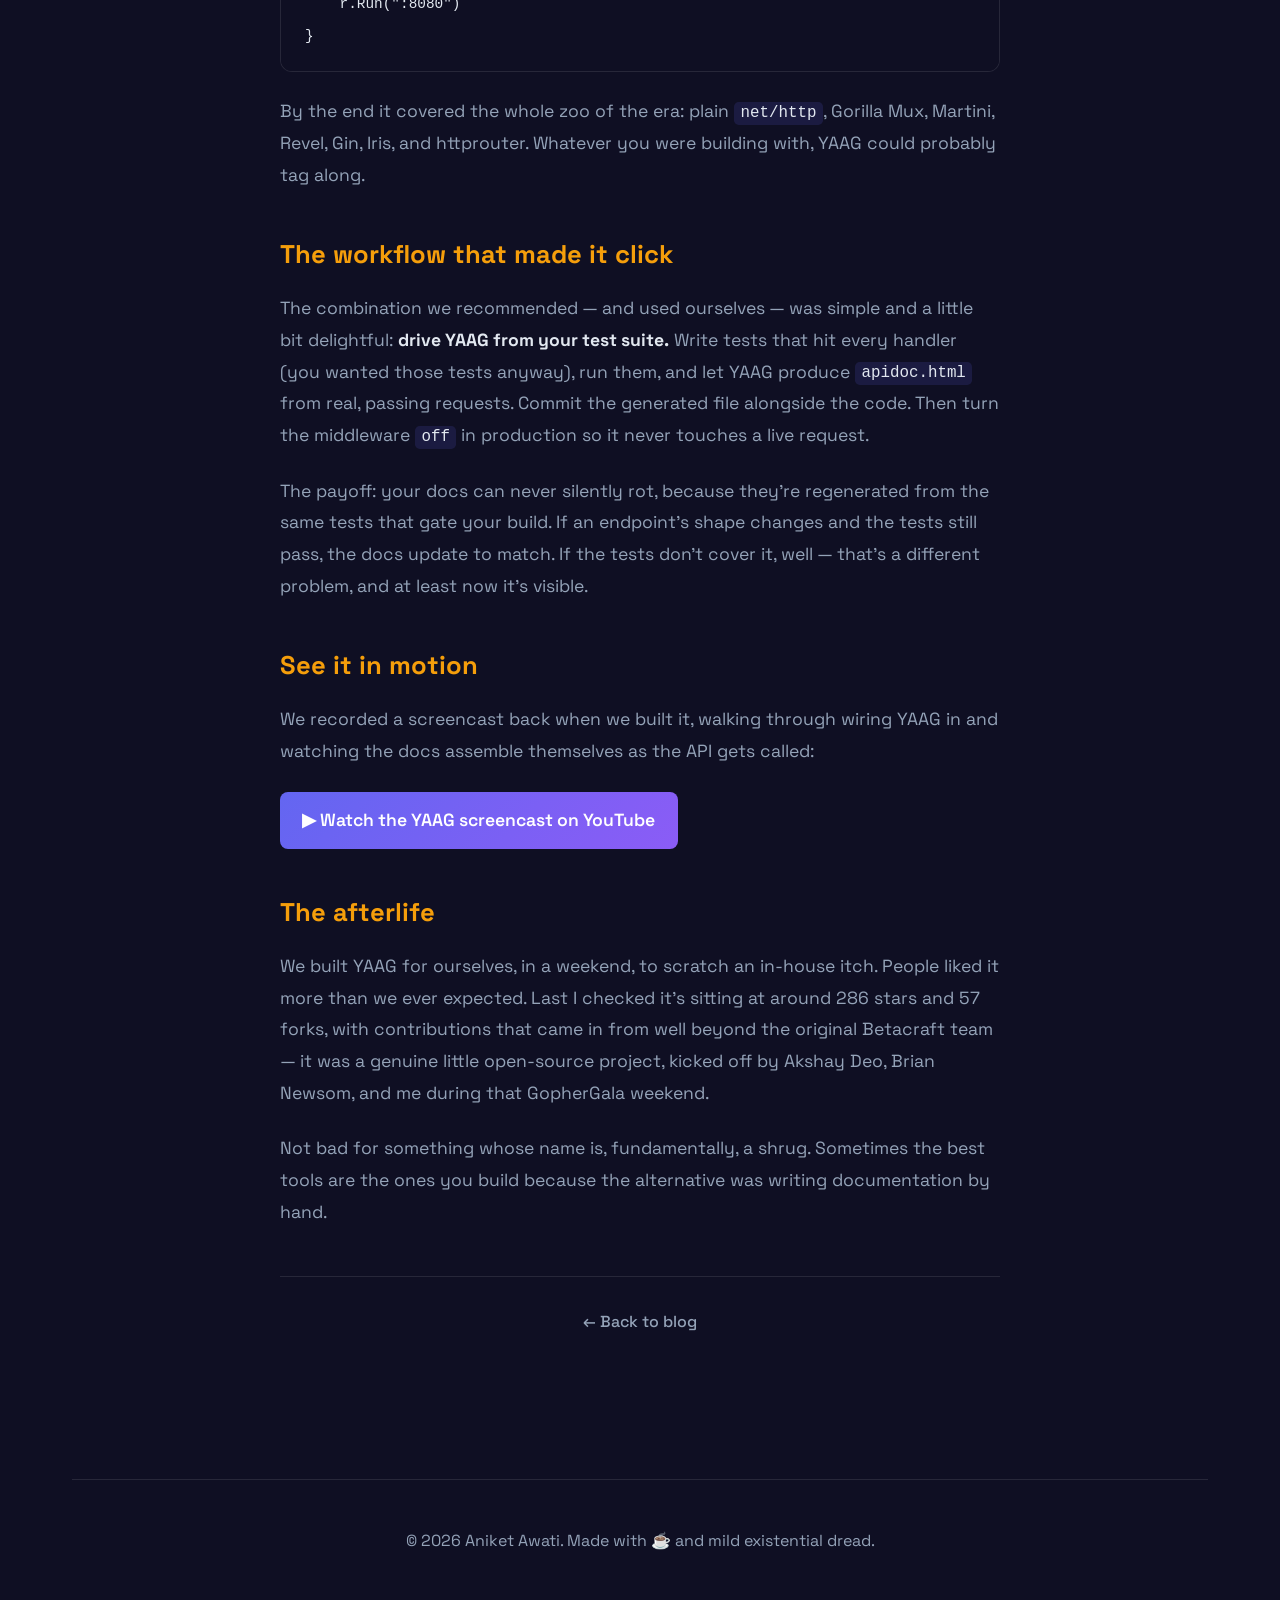
<file: blog/yaag.html>
<!DOCTYPE html>
<html lang="en">
  <head>
    <meta charset="UTF-8" />
    <meta name="viewport" content="width=device-width, initial-scale=1.0" />
    <title>YAAG: API Docs for Go Without Writing a Single Comment - Aniket Awati</title>
    <link rel="stylesheet" href="../style.css" />
    <link
      href="https://fonts.googleapis.com/css2?family=Space+Grotesk:wght@300;400;500;600;700&display=swap"
      rel="stylesheet"
    />
  </head>
  <body>
    <div class="container">
      <div class="blog-topbar">
        <a href="../index.html" class="back-link">← aniketawati.com</a>
        <a href="../blog.html" class="back-link">← Back to blog</a>
      </div>

      <article class="article">
        <header class="article-header">
          <h1>YAAG: API Docs for Go Without Writing a Single Comment</h1>
          <p class="subtitle">
            Yet Another API doc Generator — a weekend hack from GopherGala 2015 that
            refused to die
          </p>
          <div class="post-meta">23 January 2015</div>
          <span class="post-source">
            Project on
            <a href="https://github.com/betacraft/yaag" target="_blank" rel="noopener"
              >github.com/betacraft/yaag</a
            >.
          </span>
        </header>

        <div class="article-body">
          <p>
            Go is a wonderful language for building web apps. By early 2015 the ecosystem
            had everything you could want — fast HTTP servers, a dozen good routers,
            helper libraries for days. Everything, that is, except a decent way to
            document your APIs. And let's be honest: nobody has ever woken up excited to
            write API documentation.
          </p>
          <p>
            So at GopherGala 2015 — a 48-hour global Go hackathon — a few of us at
            Betacraft decided to fix the part everyone quietly hated. We built what was, as
            far as we could tell, the first API doc generator for Go web apps, and — true
            to the genre of "yet another &lt;thing&gt;" — called it <strong>YAAG</strong>:
            Yet Another API doc Generator.
          </p>

          <h2>Why another doc tool?</h2>
          <p>
            The tools that existed at the time all asked for the same tax up front. Swagger
            wanted you to maintain a separate spec, or sprinkle your handlers with special
            annotation comments and keep them in sync by hand. Other generators wanted a
            DSL, or a config file, or a build step. Every one of them added a second source
            of truth that drifted away from the code the moment you shipped a change.
          </p>
          <p>
            Most web services expose their APIs to mobile teams or third-party developers,
            and keeping that contract documented is genuinely painful. We weren't trying to
            win the public-facing, beautifully-themed-portal game. We wanted the 80% case:
            the in-house docs your own team needs, generated for free, always matching
            reality, with <em>zero</em> lines of comments or annotations.
          </p>

          <h2>The trick: documentation as a side effect</h2>
          <p>
            The core insight is that you already exercise your API constantly — from
            Postman, from curl, from the frontend, and especially from your test suite.
            Every one of those calls is a perfectly good, real example of a request and its
            response. Why describe the API by hand when it's busy describing itself?
          </p>
          <p>
            YAAG is middleware. You wrap your handlers (or register a filter) and then just
            use your API the way you already do. YAAG sits in the request path, observes the
            real request — method, path, params, headers, body — and the real response, and
            continuously writes out a clean, Bootstrap-based <code>apidoc.html</code>
            grouped by endpoint. It also drops a JSON file capturing every call it saw, so
            you can post-process the data however you like. Your documentation becomes a
            side effect of running your own code.
          </p>

          <h2>Four lines to wire it up</h2>
          <p>
            With the standard <code>net/http</code> package, adding YAAG is about as small
            as it gets — initialize it once, then wrap your handler:
          </p>
          <pre><code>func handler(w http.ResponseWriter, r *http.Request) {
    fmt.Fprintf(w, "Hi there, I love %s!", r.URL.Path[1:])
}

func main() {
    yaag.Init(&amp;yaag.Config{
        On:       true,
        DocTitle: "Core",
        DocPath:  "apidoc.html",
        BaseUrls: map[string]string{"Production": "", "Staging": ""},
    })
    http.HandleFunc("/", middleware.HandleFunc(handler))
    http.ListenAndServe(":8080", nil)
}</code></pre>
          <p>
            That <code>Config</code> is the whole control surface. <code>On</code> is the
            master switch — flip it off and YAAG gets out of the way entirely.
            <code>DocTitle</code> and <code>DocPath</code> name and place the generated
            file, and <code>BaseUrls</code> lets you label environments (Production,
            Staging, whatever) so the generated examples point at the right host.
          </p>

          <h2>It went wherever Go web apps went</h2>
          <p>
            A doc tool is only useful if it speaks your framework. So YAAG grew adapters,
            and kept growing them as the community contributed. With Gorilla Mux it's the
            same wrap-the-handler pattern:
          </p>
          <pre><code>func main() {
    yaag.Init(&amp;yaag.Config{On: true, DocTitle: "Gorilla Mux", DocPath: "apidoc.html"})
    r := mux.NewRouter()
    r.HandleFunc("/", middleware.HandleFunc(handler))
    http.ListenAndServe(":8080", r)
}</code></pre>
          <p>
            And with Gin you register it as a piece of middleware once and forget about it:
          </p>
          <pre><code>func main() {
    r := gin.Default()
    yaag.Init(&amp;yaag.Config{On: true, DocTitle: "Gin", DocPath: "apidoc.html"})
    r.Use(yaag_gin.Document())
    r.GET("/", func(c *gin.Context) {
        c.String(http.StatusOK, "Hello World!")
    })
    r.Run(":8080")
}</code></pre>
          <p>
            By the end it covered the whole zoo of the era: plain
            <code>net/http</code>, Gorilla Mux, Martini, Revel, Gin, Iris, and httprouter.
            Whatever you were building with, YAAG could probably tag along.
          </p>

          <h2>The workflow that made it click</h2>
          <p>
            The combination we recommended — and used ourselves — was simple and a little
            bit delightful: <strong>drive YAAG from your test suite.</strong> Write tests
            that hit every handler (you wanted those tests anyway), run them, and let YAAG
            produce <code>apidoc.html</code> from real, passing requests. Commit the
            generated file alongside the code. Then turn the middleware
            <code>off</code> in production so it never touches a live request.
          </p>
          <p>
            The payoff: your docs can never silently rot, because they're regenerated from
            the same tests that gate your build. If an endpoint's shape changes and the
            tests still pass, the docs update to match. If the tests don't cover it, well —
            that's a different problem, and at least now it's visible.
          </p>

          <h2>See it in motion</h2>
          <p>
            We recorded a screencast back when we built it, walking through wiring YAAG in
            and watching the docs assemble themselves as the API gets called:
          </p>
          <p>
            <a
              class="watch-link"
              href="https://www.youtube.com/watch?v=dQWXxJn6_iE"
              target="_blank"
              rel="noopener"
              >▶ Watch the YAAG screencast on YouTube</a
            >
          </p>

          <h2>The afterlife</h2>
          <p>
            We built YAAG for ourselves, in a weekend, to scratch an in-house itch. People
            liked it more than we ever expected. Last I checked it's sitting at around 286
            stars and 57 forks, with contributions that came in from well beyond the
            original Betacraft team — it was a genuine little open-source project, kicked
            off by Akshay Deo, Brian Newsom, and me during that GopherGala weekend.
          </p>
          <p>
            Not bad for something whose name is, fundamentally, a shrug. Sometimes the best
            tools are the ones you build because the alternative was writing documentation
            by hand.
          </p>
        </div>

        <footer class="article-footer">
          <a href="../blog.html" class="back-link">← Back to blog</a>
        </footer>
      </article>

      <footer class="footer">
        <p>© <span id="year">2026</span> Aniket Awati. Made with ☕ and mild existential dread.</p>
      </footer>
    </div>

    <script src="../script.js"></script>
  </body>
</html>
</file>
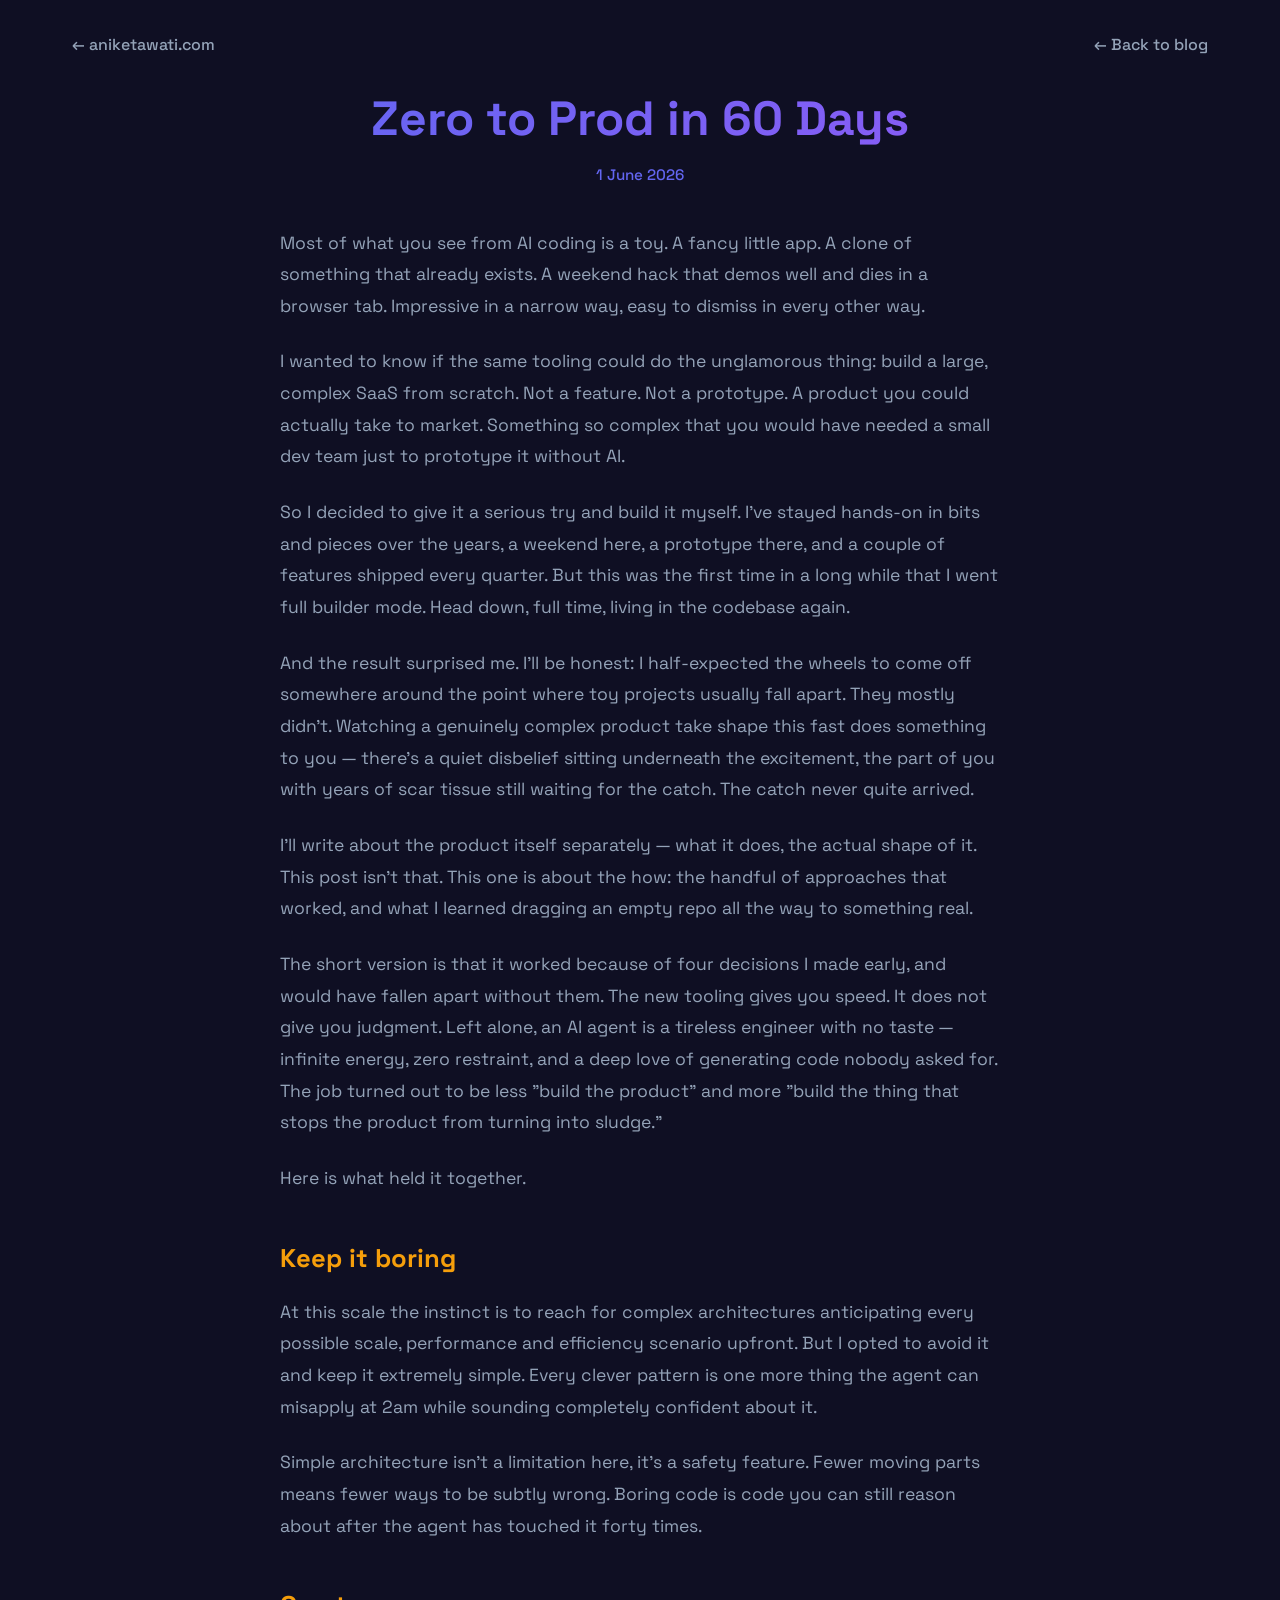
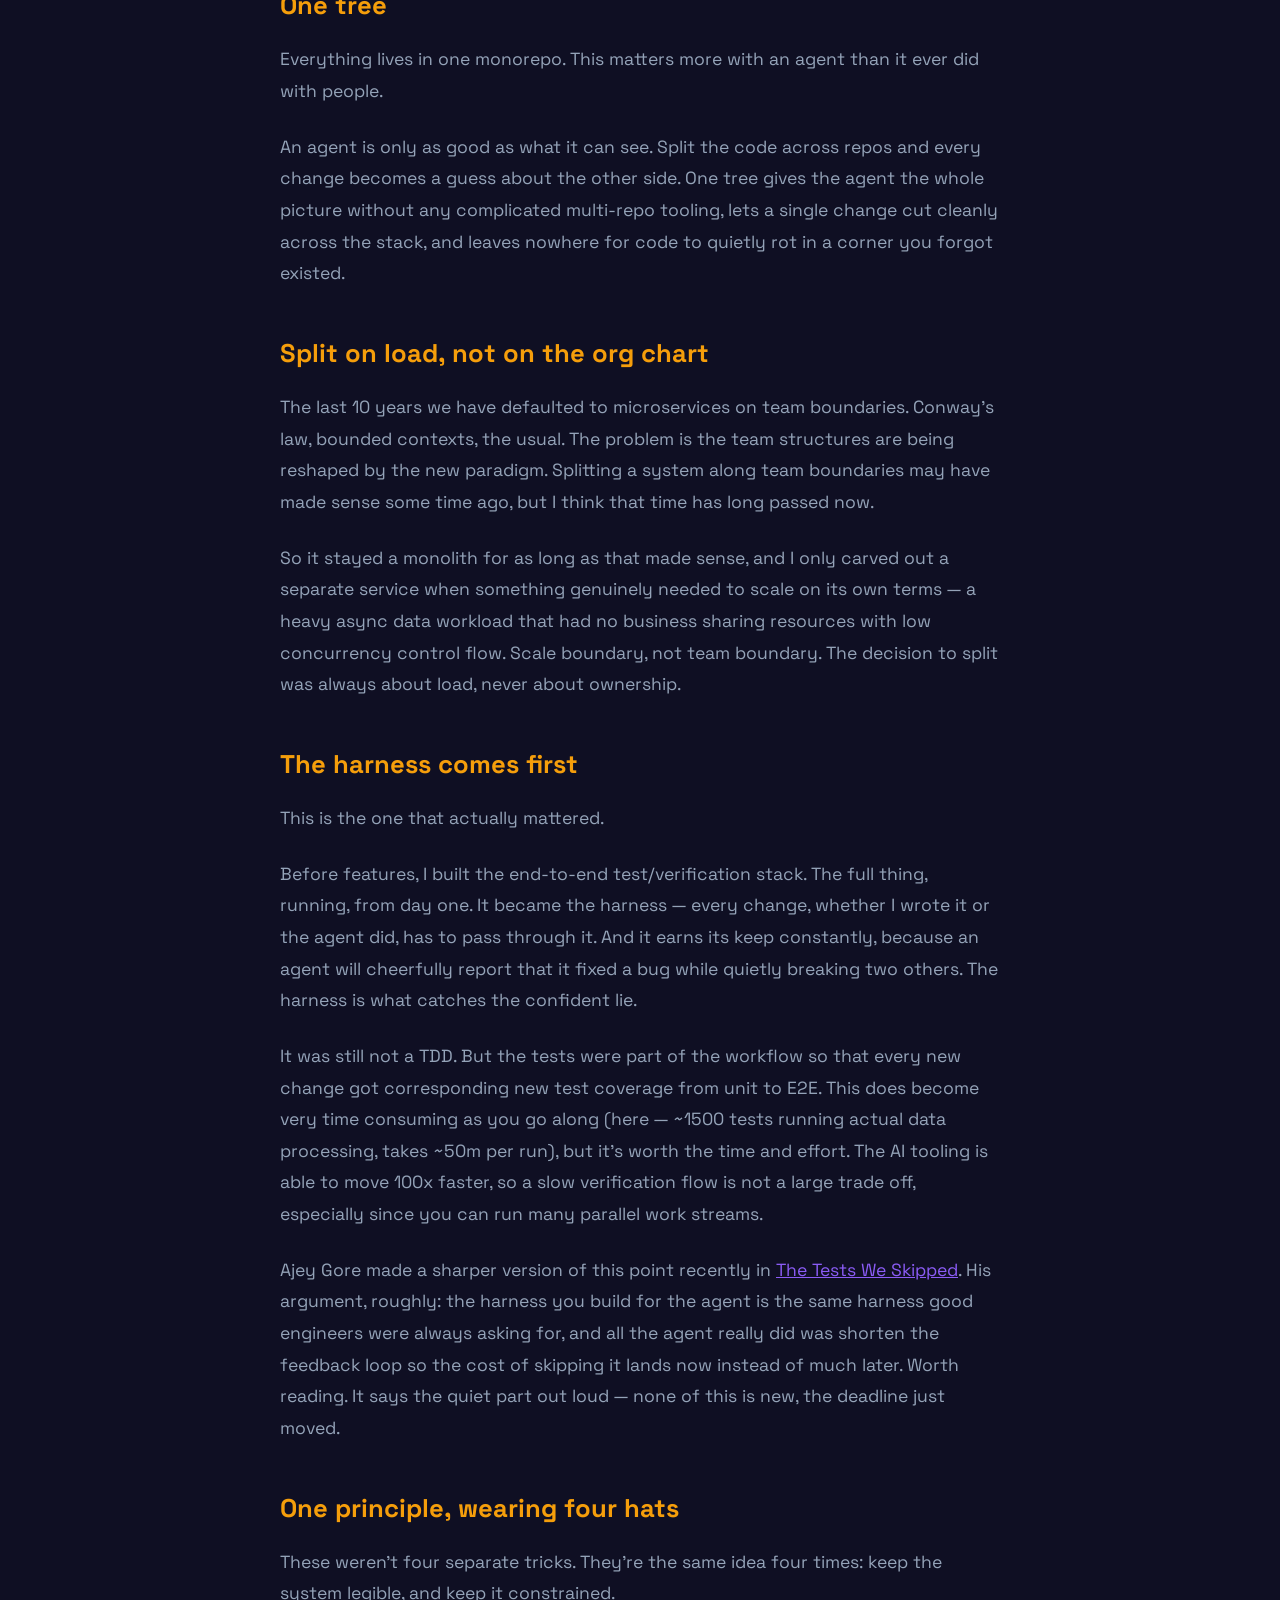
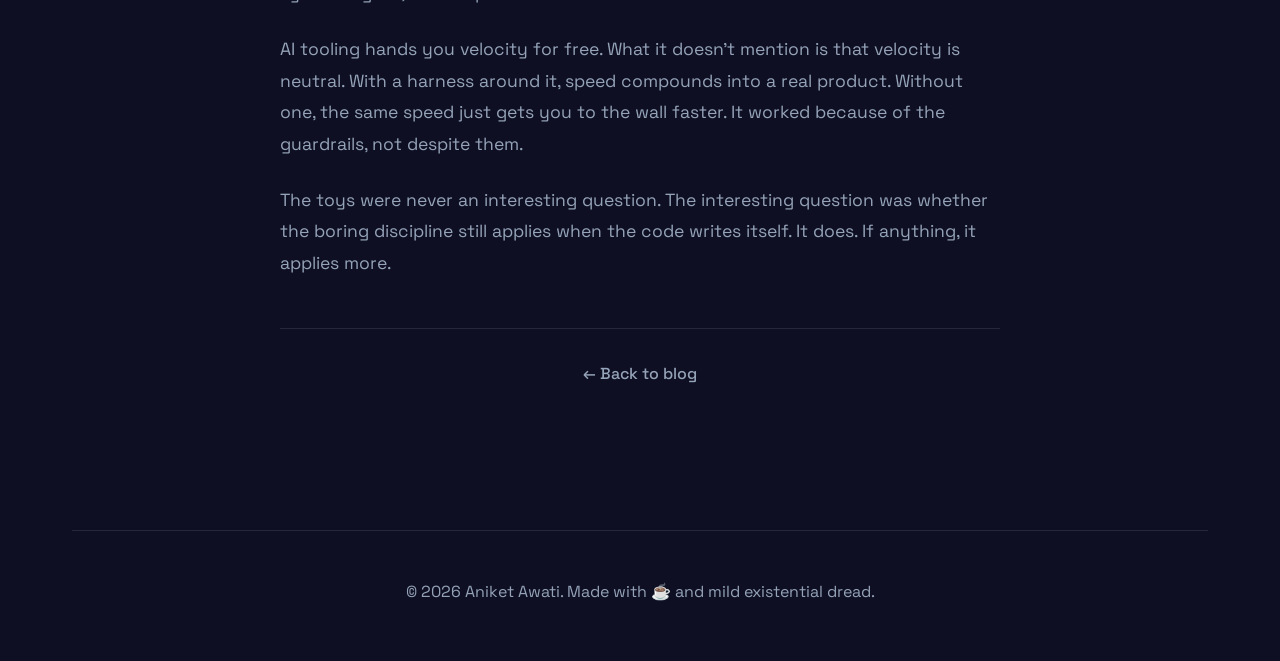
<file: blog/zero-to-prod-in-60-days.html>
<!DOCTYPE html>
<html lang="en">
  <head>
    <meta charset="UTF-8" />
    <meta name="viewport" content="width=device-width, initial-scale=1.0" />
    <title>Zero to Prod in 60 Days - Aniket Awati</title>
    <link rel="stylesheet" href="../style.css" />
    <link
      href="https://fonts.googleapis.com/css2?family=Space+Grotesk:wght@300;400;500;600;700&display=swap"
      rel="stylesheet"
    />
  </head>
  <body>
    <div class="container">
      <div class="blog-topbar">
        <a href="../index.html" class="back-link">← aniketawati.com</a>
        <a href="../blog.html" class="back-link">← Back to blog</a>
      </div>

      <article class="article">
        <header class="article-header">
          <h1>Zero to Prod in 60 Days</h1>
          <div class="post-meta">1 June 2026</div>
        </header>

        <div class="article-body">
          <p>
            Most of what you see from AI coding is a toy. A fancy little app. A clone of
            something that already exists. A weekend hack that demos well and dies in a
            browser tab. Impressive in a narrow way, easy to dismiss in every other way.
          </p>
          <p>
            I wanted to know if the same tooling could do the unglamorous thing: build a
            large, complex SaaS from scratch. Not a feature. Not a prototype. A product you
            could actually take to market. Something so complex that you would have needed
            a small dev team just to prototype it without AI.
          </p>
          <p>
            So I decided to give it a serious try and build it myself. I've stayed
            hands-on in bits and pieces over the years, a weekend here, a prototype there,
            and a couple of features shipped every quarter. But this was the first time in
            a long while that I went full builder mode. Head down, full time, living in the
            codebase again.
          </p>
          <p>
            And the result surprised me. I'll be honest: I half-expected the wheels to come
            off somewhere around the point where toy projects usually fall apart. They
            mostly didn't. Watching a genuinely complex product take shape this fast does
            something to you — there's a quiet disbelief sitting underneath the excitement,
            the part of you with years of scar tissue still waiting for the catch. The catch
            never quite arrived.
          </p>
          <p>
            I'll write about the product itself separately — what it does, the actual shape
            of it. This post isn't that. This one is about the how: the handful of
            approaches that worked, and what I learned dragging an empty repo all the way to
            something real.
          </p>
          <p>
            The short version is that it worked because of four decisions I made early, and
            would have fallen apart without them. The new tooling gives you speed. It does
            not give you judgment. Left alone, an AI agent is a tireless engineer with no
            taste — infinite energy, zero restraint, and a deep love of generating code
            nobody asked for. The job turned out to be less "build the product" and more
            "build the thing that stops the product from turning into sludge."
          </p>
          <p>Here is what held it together.</p>

          <h2>Keep it boring</h2>
          <p>
            At this scale the instinct is to reach for complex architectures anticipating
            every possible scale, performance and efficiency scenario upfront. But I opted
            to avoid it and keep it extremely simple. Every clever pattern is one more thing
            the agent can misapply at 2am while sounding completely confident about it.
          </p>
          <p>
            Simple architecture isn't a limitation here, it's a safety feature. Fewer moving
            parts means fewer ways to be subtly wrong. Boring code is code you can still
            reason about after the agent has touched it forty times.
          </p>

          <h2>One tree</h2>
          <p>
            Everything lives in one monorepo. This matters more with an agent than it ever
            did with people.
          </p>
          <p>
            An agent is only as good as what it can see. Split the code across repos and
            every change becomes a guess about the other side. One tree gives the agent the
            whole picture without any complicated multi-repo tooling, lets a single change
            cut cleanly across the stack, and leaves nowhere for code to quietly rot in a
            corner you forgot existed.
          </p>

          <h2>Split on load, not on the org chart</h2>
          <p>
            The last 10 years we have defaulted to microservices on team boundaries.
            Conway's law, bounded contexts, the usual. The problem is the team structures
            are being reshaped by the new paradigm. Splitting a system along team boundaries
            may have made sense some time ago, but I think that time has long passed now.
          </p>
          <p>
            So it stayed a monolith for as long as that made sense, and I only carved out a
            separate service when something genuinely needed to scale on its own terms — a
            heavy async data workload that had no business sharing resources with low
            concurrency control flow. Scale boundary, not team boundary. The decision to
            split was always about load, never about ownership.
          </p>

          <h2>The harness comes first</h2>
          <p>This is the one that actually mattered.</p>
          <p>
            Before features, I built the end-to-end test/verification stack. The full thing,
            running, from day one. It became the harness — every change, whether I wrote it
            or the agent did, has to pass through it. And it earns its keep constantly,
            because an agent will cheerfully report that it fixed a bug while quietly
            breaking two others. The harness is what catches the confident lie.
          </p>
          <p>
            It was still not a TDD. But the tests were part of the workflow so that every
            new change got corresponding new test coverage from unit to E2E. This does
            become very time consuming as you go along (here — ~1500 tests running actual
            data processing, takes ~50m per run), but it's worth the time and effort. The AI
            tooling is able to move 100x faster, so a slow verification flow is not a large
            trade off, especially since you can run many parallel work streams.
          </p>
          <p>
            Ajey Gore made a sharper version of this point recently in
            <a
              href="https://ajeygore.in/content/the-tests-we-skipped"
              target="_blank"
              rel="noopener"
              >The Tests We Skipped</a
            >. His argument, roughly: the harness you build for the agent is the same
            harness good engineers were always asking for, and all the agent really did was
            shorten the feedback loop so the cost of skipping it lands now instead of much
            later. Worth reading. It says the quiet part out loud — none of this is new, the
            deadline just moved.
          </p>

          <h2>One principle, wearing four hats</h2>
          <p>
            These weren't four separate tricks. They're the same idea four times: keep the
            system legible, and keep it constrained.
          </p>
          <p>
            AI tooling hands you velocity for free. What it doesn't mention is that velocity
            is neutral. With a harness around it, speed compounds into a real product.
            Without one, the same speed just gets you to the wall faster. It worked because
            of the guardrails, not despite them.
          </p>
          <p>
            The toys were never an interesting question. The interesting question was
            whether the boring discipline still applies when the code writes itself. It
            does. If anything, it applies more.
          </p>
        </div>

        <footer class="article-footer">
          <a href="../blog.html" class="back-link">← Back to blog</a>
        </footer>
      </article>

      <footer class="footer">
        <p>© <span id="year">2026</span> Aniket Awati. Made with ☕ and mild existential dread.</p>
      </footer>
    </div>

    <script src="../script.js"></script>
  </body>
</html>
</file>
<file: style.css>
:root {
    --primary-color: #6366f1;
    --secondary-color: #8b5cf6;
    --accent-color: #f59e0b;
    --bg-dark: #0f0f23;
    --bg-light: #1a1a3a;
    --text-light: #e2e8f0;
    --text-muted: #94a3b8;
    --gradient: linear-gradient(135deg, var(--primary-color), var(--secondary-color));
    --shadow: 0 25px 50px -12px rgba(0, 0, 0, 0.25);
}

* {
    margin: 0;
    padding: 0;
    box-sizing: border-box;
}

body {
    font-family: 'Space Grotesk', sans-serif;
    background: var(--bg-dark);
    color: var(--text-light);
    line-height: 1.6;
    overflow-x: hidden;
}

.container {
    max-width: 1200px;
    margin: 0 auto;
    padding: 0 2rem;
}

/* Hero Section */
.hero {
    height: 100vh;
    display: flex;
    flex-direction: column;
    align-items: center;
    justify-content: center;
    text-align: center;
    position: relative;
}

.glitch {
    font-size: clamp(3rem, 8vw, 6rem);
    font-weight: 700;
    text-transform: uppercase;
    position: relative;
    color: var(--text-light);
    margin-bottom: 1rem;
    animation: glitch 2s infinite;
}

.glitch::before,
.glitch::after {
    content: attr(data-text);
    position: absolute;
    top: 0;
    left: 0;
    width: 100%;
    height: 100%;
}

.glitch::before {
    animation: glitch-1 0.5s infinite;
    color: #ff0040;
    z-index: -1;
}

.glitch::after {
    animation: glitch-2 0.5s infinite;
    color: #00ffff;
    z-index: -2;
}

@keyframes glitch {
    0%, 100% { transform: translate(0); }
    20% { transform: translate(-2px, 2px); }
    40% { transform: translate(-2px, -2px); }
    60% { transform: translate(2px, 2px); }
    80% { transform: translate(2px, -2px); }
}

@keyframes glitch-1 {
    0%, 100% { transform: translate(0); opacity: 1; }
    10% { transform: translate(-2px, -2px); opacity: 0.8; }
    20% { transform: translate(2px, 2px); opacity: 0.8; }
}

@keyframes glitch-2 {
    0%, 100% { transform: translate(0); opacity: 1; }
    10% { transform: translate(2px, 2px); opacity: 0.8; }
    20% { transform: translate(-2px, -2px); opacity: 0.8; }
}

.subtitle {
    font-size: 1.5rem;
    color: var(--text-muted);
    margin-bottom: 3rem;
    opacity: 0;
    animation: fadeInUp 1s ease-out 0.5s forwards;
}

.scroll-indicator {
    position: absolute;
    bottom: 2rem;
    display: flex;
    flex-direction: column;
    align-items: center;
    color: var(--text-muted);
    opacity: 0;
    animation: fadeInUp 1s ease-out 1s forwards;
}

.arrow {
    font-size: 1.5rem;
    animation: bounce 2s infinite;
    margin-top: 0.5rem;
}

@keyframes fadeInUp {
    to {
        opacity: 1;
        transform: translateY(0);
    }
    from {
        opacity: 0;
        transform: translateY(20px);
    }
}

@keyframes bounce {
    0%, 20%, 50%, 80%, 100% { transform: translateY(0); }
    40% { transform: translateY(-10px); }
    60% { transform: translateY(-5px); }
}

/* Navigation */
.floating-nav {
    position: fixed;
    top: 50%;
    right: 2rem;
    transform: translateY(-50%);
    z-index: 1000;
    backdrop-filter: blur(10px);
    background: rgba(15, 15, 35, 0.8);
    border-radius: 2rem;
    padding: 1rem 0;
    border: 1px solid rgba(255, 255, 255, 0.1);
}

.floating-nav ul {
    list-style: none;
    display: flex;
    flex-direction: column;
    gap: 1rem;
}

.floating-nav a {
    display: block;
    padding: 0.8rem 1.5rem;
    color: var(--text-muted);
    text-decoration: none;
    border-radius: 1.5rem;
    transition: all 0.3s ease;
    font-weight: 500;
}

.floating-nav a:hover {
    color: var(--primary-color);
    background: rgba(99, 102, 241, 0.1);
    transform: translateX(-5px);
}

/* Sections */
.section {
    min-height: 100vh;
    padding: 5rem 0;
    display: flex;
    flex-direction: column;
    justify-content: center;
}

.section h2 {
    font-size: clamp(2.5rem, 5vw, 4rem);
    font-weight: 700;
    margin-bottom: 3rem;
    text-align: center;
    background: var(--gradient);
    -webkit-background-clip: text;
    -webkit-text-fill-color: transparent;
    background-clip: text;
}

/* About Section */
.about-content {
    display: block;
}

.about-text p {
    font-size: 1.2rem;
    margin-bottom: 1.5rem;
    color: var(--text-muted);
}

.fun-facts {
    background: var(--bg-light);
    padding: 2rem;
    border-radius: 1rem;
    margin-top: 2rem;
    border: 1px solid rgba(255, 255, 255, 0.1);
}

.fun-facts h3 {
    color: var(--accent-color);
    margin-bottom: 1rem;
    font-size: 1.3rem;
}

.fun-facts ul {
    list-style: none;
}

.fun-facts li {
    padding: 0.5rem 0;
    color: var(--text-muted);
}

.profile-placeholder {
    background: var(--bg-light);
    border-radius: 1rem;
    padding: 3rem;
    text-align: center;
    border: 2px dashed var(--primary-color);
    min-height: 300px;
    display: flex;
    flex-direction: column;
    justify-content: center;
    align-items: center;
}

.profile-placeholder span {
    font-size: 4rem;
    margin-bottom: 1rem;
}

.profile-placeholder p {
    color: var(--text-muted);
    font-style: italic;
}

/* Skills Section */
.skills-grid {
    display: grid;
    grid-template-columns: repeat(auto-fit, minmax(300px, 1fr));
    gap: 2rem;
}

.skill-card {
    background: var(--bg-light);
    padding: 2.5rem;
    border-radius: 1rem;
    border: 1px solid rgba(255, 255, 255, 0.1);
    transition: all 0.3s ease;
    text-align: center;
}

.skill-card:hover {
    transform: translateY(-10px);
    border-color: var(--primary-color);
    box-shadow: var(--shadow);
}

.skill-icon {
    font-size: 3rem;
    margin-bottom: 1rem;
}

.skill-card h3 {
    color: var(--accent-color);
    margin-bottom: 1rem;
    font-size: 1.5rem;
}

.skill-card p {
    color: var(--text-muted);
    margin-bottom: 1.5rem;
}

.skill-tags {
    display: flex;
    flex-wrap: wrap;
    gap: 0.5rem;
    justify-content: center;
}

.skill-tags span {
    background: rgba(99, 102, 241, 0.2);
    color: var(--primary-color);
    padding: 0.3rem 0.8rem;
    border-radius: 1rem;
    font-size: 0.9rem;
    font-weight: 500;
}

/* Projects Section */
.projects-grid {
    display: grid;
    grid-template-columns: repeat(auto-fit, minmax(350px, 1fr));
    gap: 2.5rem;
}

.project-card {
    background: var(--bg-light);
    padding: 2rem;
    border-radius: 1rem;
    border: 1px solid rgba(255, 255, 255, 0.1);
    transition: all 0.3s ease;
}

.project-card:hover {
    transform: translateY(-10px);
    border-color: var(--secondary-color);
    box-shadow: var(--shadow);
}

.project-image {
    font-size: 4rem;
    text-align: center;
    margin-bottom: 1.5rem;
}

.project-card h3 {
    color: var(--accent-color);
    margin-bottom: 1rem;
    font-size: 1.5rem;
}

.project-card p {
    color: var(--text-muted);
    margin-bottom: 1.5rem;
}

.project-tech {
    color: var(--primary-color);
    font-weight: 500;
    margin-bottom: 1.5rem;
    font-size: 0.9rem;
}

.project-links {
    display: flex;
    gap: 1rem;
}

.btn {
    padding: 0.8rem 1.5rem;
    border-radius: 0.5rem;
    text-decoration: none;
    font-weight: 500;
    transition: all 0.3s ease;
    display: inline-block;
    text-align: center;
}

.btn {
    background: var(--gradient);
    color: white;
}

.btn:hover {
    transform: translateY(-2px);
    box-shadow: 0 10px 25px rgba(99, 102, 241, 0.3);
}

.btn-outline {
    background: transparent;
    border: 2px solid var(--primary-color);
    color: var(--primary-color);
}

.btn-outline:hover {
    background: var(--primary-color);
    color: white;
}

/* Contact Section */
.contact-content {
    text-align: center;
    max-width: 800px;
    margin: 0 auto;
}

.contact-content p {
    font-size: 1.2rem;
    color: var(--text-muted);
    margin-bottom: 3rem;
}

.contact-methods {
    display: grid;
    grid-template-columns: repeat(auto-fit, minmax(250px, 1fr));
    gap: 2rem;
    margin-top: 3rem;
}

.contact-card {
    background: var(--bg-light);
    padding: 2rem;
    border-radius: 1rem;
    border: 1px solid rgba(255, 255, 255, 0.1);
    text-decoration: none;
    color: inherit;
    transition: all 0.3s ease;
    display: block;
    text-align: center;
}

.contact-card:hover {
    transform: translateY(-10px);
    border-color: var(--accent-color);
    box-shadow: var(--shadow);
}

.contact-icon {
    font-size: 2.5rem;
    margin-bottom: 1rem;
}

.contact-card h3 {
    color: var(--accent-color);
    margin-bottom: 0.5rem;
}

.contact-card p {
    color: var(--text-light);
    margin-bottom: 0.5rem;
}

.contact-card small {
    color: var(--text-muted);
    font-style: italic;
}

/* Footer */
.footer {
    text-align: center;
    padding: 3rem 0;
    color: var(--text-muted);
    border-top: 1px solid rgba(255, 255, 255, 0.1);
    margin-top: 5rem;
}

.footer p {
    margin-bottom: 0.5rem;
}

/* Responsive Design */
@media (max-width: 768px) {
    .container {
        padding: 0 1rem;
    }
    
    /* Floating side nav becomes a fixed bottom bar on mobile */
    .floating-nav {
        top: auto;
        bottom: 0;
        left: 0;
        right: 0;
        transform: none;
        border-radius: 0;
        border: none;
        border-top: 1px solid rgba(255, 255, 255, 0.1);
        padding: 0.4rem 0;
    }

    .floating-nav ul {
        flex-direction: row;
        justify-content: space-around;
        gap: 0;
    }

    .floating-nav a {
        padding: 0.5rem 0.4rem;
        font-size: 0.8rem;
    }

    .floating-nav a:hover {
        transform: none;
    }

    /* leave room so the bottom bar never covers the footer */
    body {
        padding-bottom: 3.5rem;
    }

    .skills-grid {
        grid-template-columns: 1fr;
    }
    
    .projects-grid {
        grid-template-columns: 1fr;
    }
    
    .contact-methods {
        grid-template-columns: 1fr;
    }
    
    .project-links {
        flex-direction: column;
    }
    
    .section {
        padding: 3rem 0;
    }
}

@media (max-width: 480px) {
    .hero {
        padding: 0 1rem;
    }
    
    .subtitle {
        font-size: 1.2rem;
    }
    
    .skill-card,
    .project-card,
    .contact-card {
        padding: 1.5rem;
    }

    /* keep all 5 nav items on one row on the narrowest phones */
    .floating-nav a {
        padding: 0.5rem 0.25rem;
        font-size: 0.7rem;
    }
}

/* Smooth Scrolling */
html {
    scroll-behavior: smooth;
}

/* Custom Scrollbar */
::-webkit-scrollbar {
    width: 8px;
}

::-webkit-scrollbar-track {
    background: var(--bg-dark);
}

::-webkit-scrollbar-thumb {
    background: var(--primary-color);
    border-radius: 4px;
}

::-webkit-scrollbar-thumb:hover {
    background: var(--secondary-color);
}

/* ===== Blog ===== */
.blog-topbar {
    display: flex;
    justify-content: space-between;
    align-items: center;
    padding: 2rem 0 1rem;
    flex-wrap: wrap;
    gap: 1rem;
}

.back-link {
    color: var(--text-muted);
    text-decoration: none;
    font-weight: 500;
    transition: color 0.3s ease;
}

.back-link:hover {
    color: var(--accent-color);
}

.blog-header {
    text-align: center;
    padding: 2rem 0 3rem;
}

.blog-header h1 {
    font-size: clamp(2.5rem, 5vw, 4rem);
    font-weight: 700;
    background: var(--gradient);
    -webkit-background-clip: text;
    -webkit-text-fill-color: transparent;
    background-clip: text;
    margin-bottom: 0.5rem;
}

.blog-header p {
    color: var(--text-muted);
    font-size: 1.2rem;
}

/* Post list (blog.html) */
.post-list {
    display: flex;
    flex-direction: column;
    gap: 1.5rem;
    max-width: 760px;
    margin: 0 auto 4rem;
}

.post-card {
    display: block;
    background: var(--bg-light);
    padding: 2rem;
    border-radius: 1rem;
    border: 1px solid rgba(255, 255, 255, 0.1);
    text-decoration: none;
    color: inherit;
    transition: all 0.3s ease;
}

.post-card:hover {
    transform: translateY(-6px);
    border-color: var(--secondary-color);
    box-shadow: var(--shadow);
}

.post-card .post-meta {
    color: var(--primary-color);
    font-size: 0.9rem;
    font-weight: 500;
    margin-bottom: 0.5rem;
}

.post-card h2 {
    color: var(--accent-color);
    font-size: 1.6rem;
    margin-bottom: 0.75rem;
}

.post-card p {
    color: var(--text-muted);
}

.post-card .read-more {
    display: inline-block;
    margin-top: 1rem;
    color: var(--primary-color);
    font-weight: 500;
}

/* Article (post pages) */
.article {
    max-width: 720px;
    margin: 0 auto;
    padding: 1rem 0 4rem;
}

.article-header {
    margin-bottom: 2.5rem;
    text-align: center;
}

.article-header h1 {
    font-size: clamp(2rem, 4vw, 3rem);
    font-weight: 700;
    line-height: 1.2;
    background: var(--gradient);
    -webkit-background-clip: text;
    -webkit-text-fill-color: transparent;
    background-clip: text;
    margin-bottom: 1rem;
}

.article-header .subtitle {
    font-size: 1.2rem;
    color: var(--text-muted);
    margin-bottom: 1rem;
    animation: none;
    opacity: 1;
}

.post-meta {
    color: var(--primary-color);
    font-size: 0.95rem;
    font-weight: 500;
}

.post-source {
    display: block;
    margin-top: 0.5rem;
    color: var(--text-muted);
    font-size: 0.9rem;
}

.post-source a {
    color: var(--secondary-color);
    text-decoration: none;
}

.post-source a:hover {
    text-decoration: underline;
}

.article-body {
    color: var(--text-light);
    font-size: 1.1rem;
    line-height: 1.8;
}

.article-body p {
    margin-bottom: 1.5rem;
    color: var(--text-muted);
}

.article-body h2 {
    color: var(--accent-color);
    font-size: 1.6rem;
    margin: 2.5rem 0 1rem;
}

.article-body h3 {
    color: var(--text-light);
    font-size: 1.25rem;
    margin: 2rem 0 0.75rem;
}

.article-body ul,
.article-body ol {
    margin: 0 0 1.5rem 1.5rem;
    color: var(--text-muted);
}

.article-body li {
    margin-bottom: 0.5rem;
}

.article-body a {
    color: var(--secondary-color);
}

.article-body strong {
    color: var(--text-light);
}

.article-body blockquote {
    border-left: 3px solid var(--primary-color);
    padding: 0.5rem 0 0.5rem 1.5rem;
    margin: 0 0 1.5rem;
    color: var(--text-light);
    font-style: italic;
}

.article-body code {
    font-family: "SFMono-Regular", Menlo, Consolas, "Liberation Mono", monospace;
    font-size: 0.9em;
    background: rgba(99, 102, 241, 0.15);
    color: var(--text-light);
    padding: 0.15rem 0.4rem;
    border-radius: 0.3rem;
}

.article-body pre {
    background: var(--bg-dark);
    border: 1px solid rgba(255, 255, 255, 0.1);
    border-radius: 0.75rem;
    padding: 1.25rem 1.5rem;
    overflow-x: auto;
    margin: 0 0 1.5rem;
}

.article-body pre code {
    background: none;
    padding: 0;
    color: var(--text-light);
    font-size: 0.9rem;
    line-height: 1.6;
}

/* "Watch on YouTube" button inside articles */
.article-body .watch-link {
    display: inline-flex;
    align-items: center;
    gap: 0.5rem;
    background: var(--gradient);
    color: #fff;
    padding: 0.8rem 1.4rem;
    border-radius: 0.5rem;
    font-weight: 600;
    text-decoration: none;
    transition: all 0.3s ease;
}

.article-body .watch-link:hover {
    transform: translateY(-2px);
    box-shadow: 0 10px 25px rgba(99, 102, 241, 0.3);
}

.article-footer {
    margin-top: 3rem;
    padding-top: 2rem;
    border-top: 1px solid rgba(255, 255, 255, 0.1);
    text-align: center;
}

@media (max-width: 768px) {
    .article-body {
        font-size: 1rem;
    }

    .post-card,
    .article {
        padding-left: 0;
        padding-right: 0;
    }

    .post-card {
        padding: 1.5rem;
    }
}
</file>
